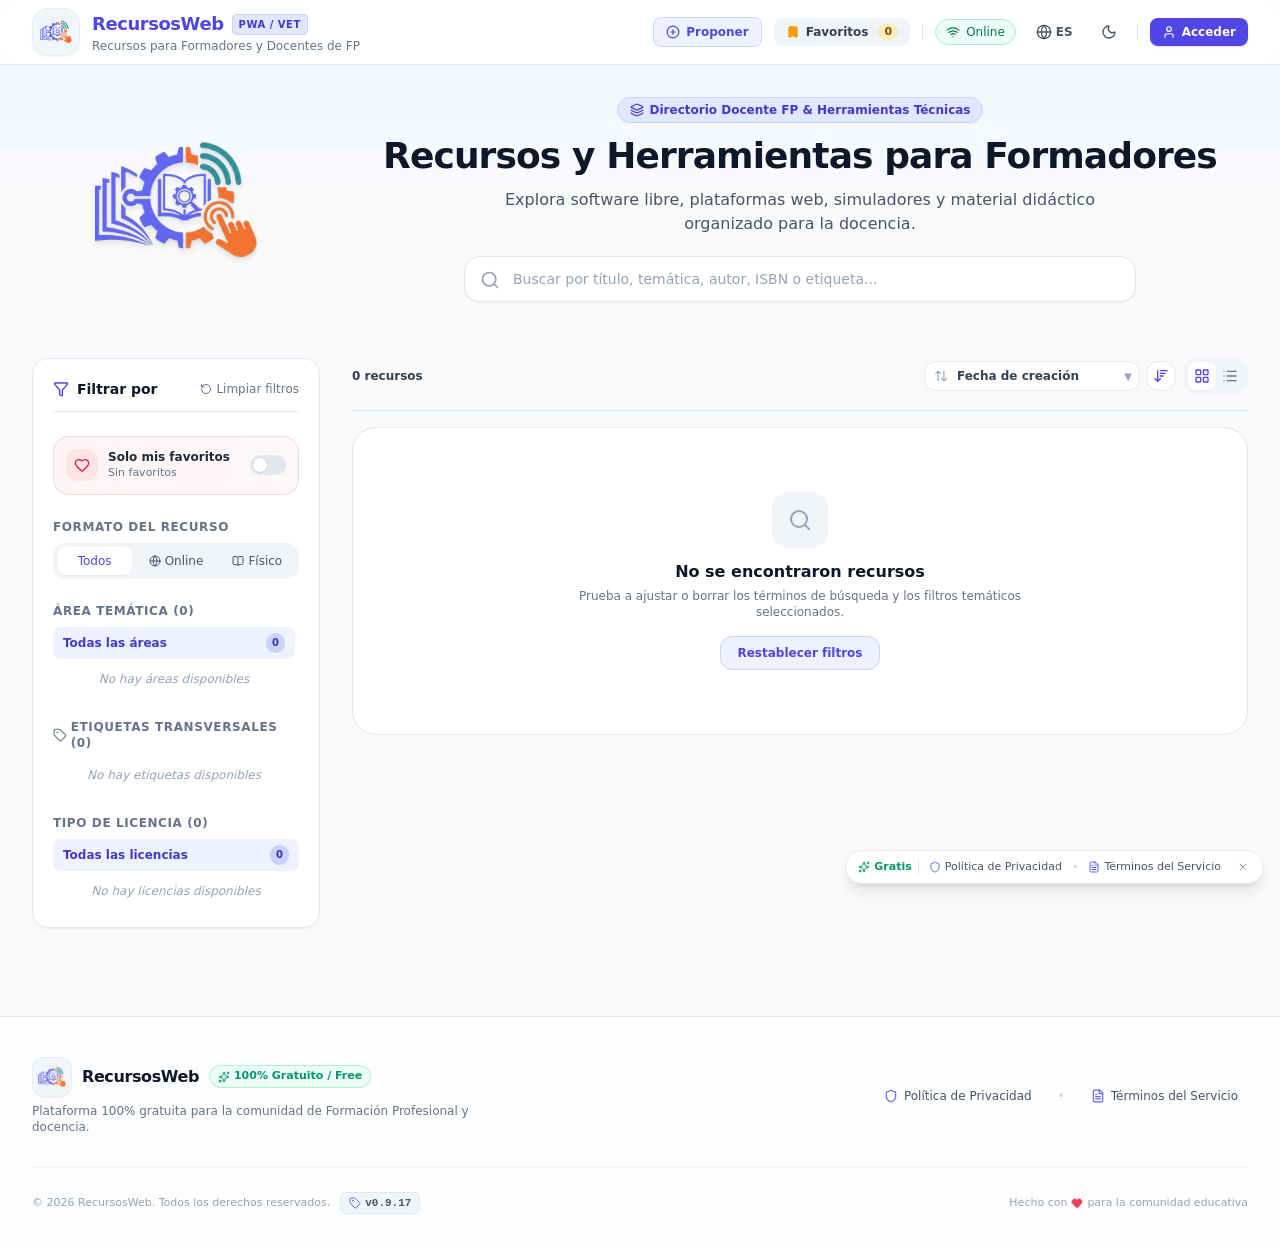
<file: index.html>
<!doctype html>
<html lang="es">
  <head>
    <meta charset="UTF-8" />
    <link rel="icon" type="image/x-icon" href="/favicon.ico" />
    <link rel="icon" type="image/png" sizes="32x32" href="/favicon-32x32.png" />
    <link rel="icon" type="image/png" sizes="16x16" href="/favicon-16x16.png" />
    <link rel="apple-touch-icon" sizes="180x180" href="/apple-touch-icon.png" />
    <meta name="viewport" content="width=device-width, initial-scale=1.0, maximum-scale=1.0, user-scalable=no, viewport-fit=cover" />
    <meta name="theme-color" content="#4f46e5" />
    <meta name="description" content="Recursos para Formadores de FP y Educación de Adultos - Herramientas online y recursos físicos." />
    <meta name="google-site-verification" content="3dYTS9f_mvWlwiVUCarPW6_qIcx9yYQhlFs5IXK01d4" />
    <title>RecursosWeb | Recursos para Formadores</title>
    <script type="module" crossorigin src="/assets/index-DZsrcl0A.js"></script>
    <link rel="stylesheet" crossorigin href="/assets/index-DjFDvnuE.css">
  <link rel="manifest" href="/manifest.webmanifest"><script id="vite-plugin-pwa:register-sw" src="/registerSW.js"></script></head>
  <body class="bg-slate-50 dark:bg-slate-950 text-slate-900 dark:text-slate-100 antialiased min-h-screen selection:bg-brand-500 selection:text-white">
    <div id="root"></div>
  </body>
</html>
</file>
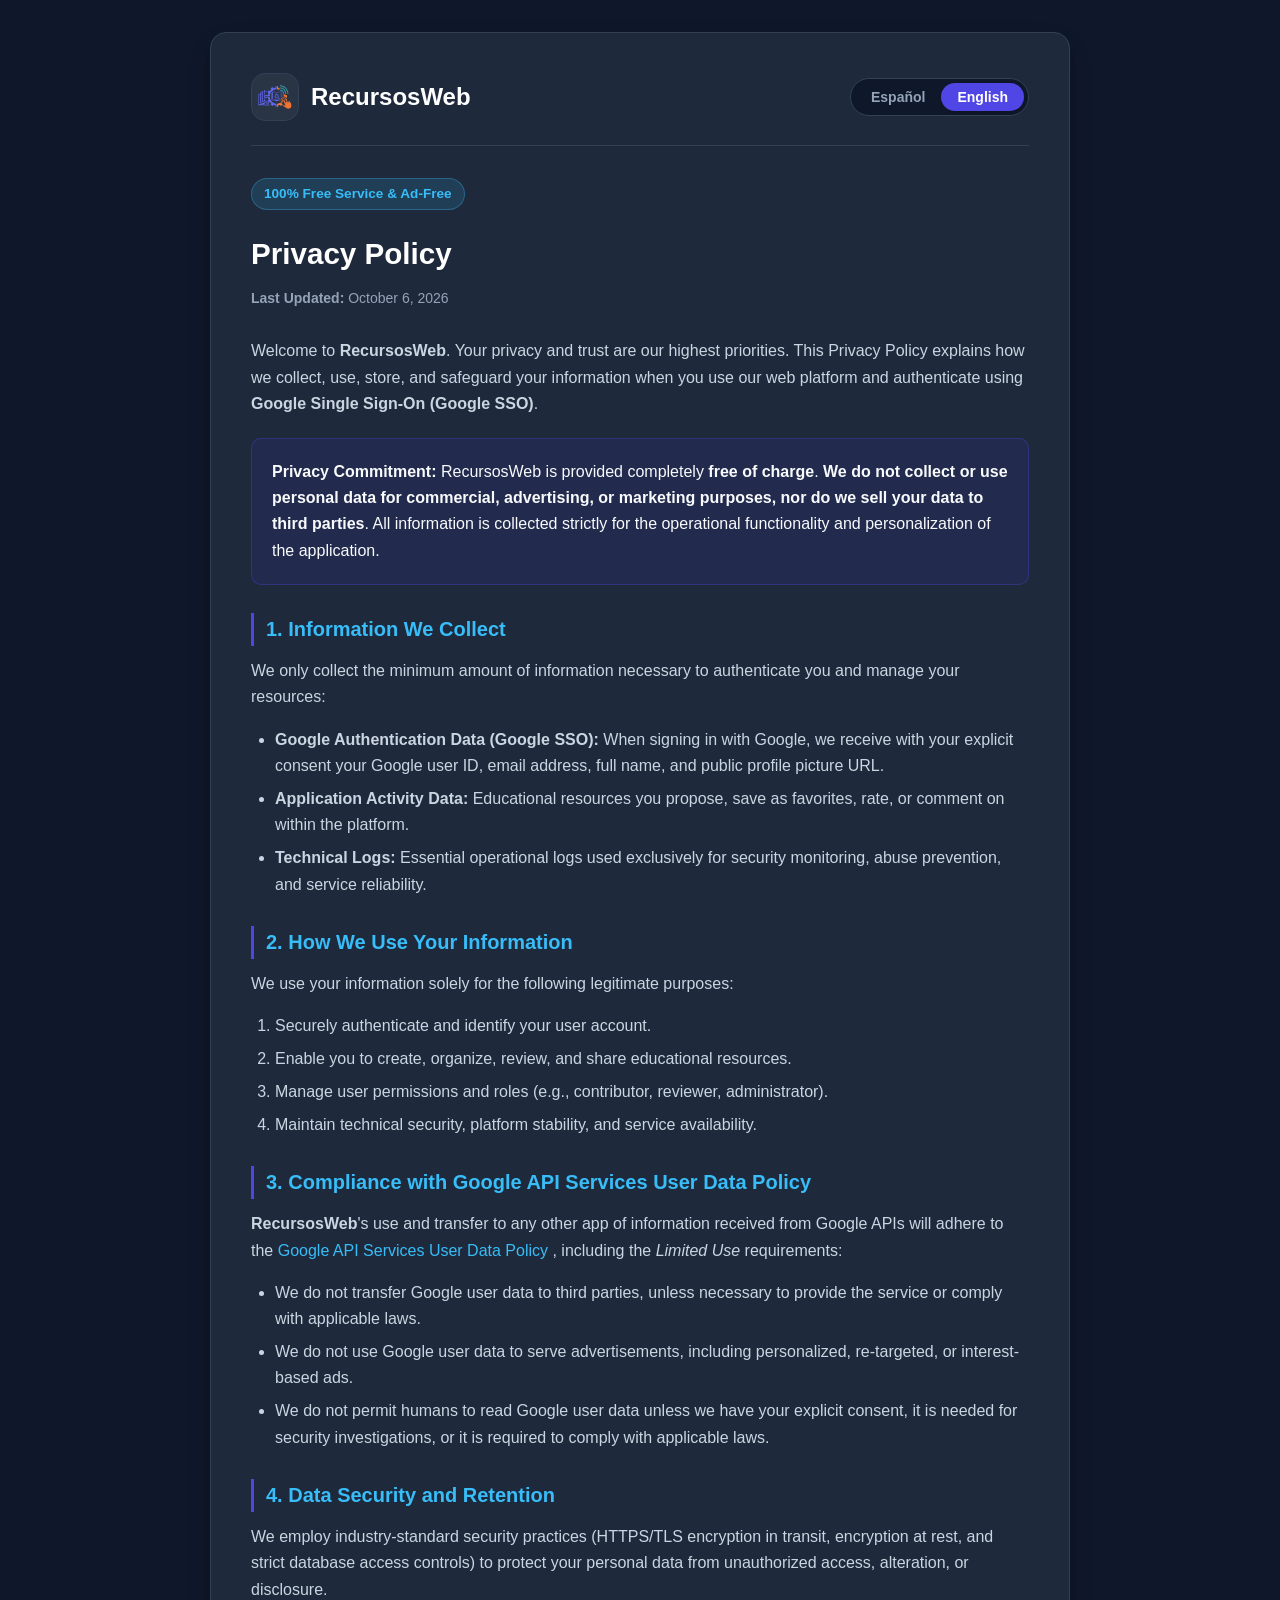
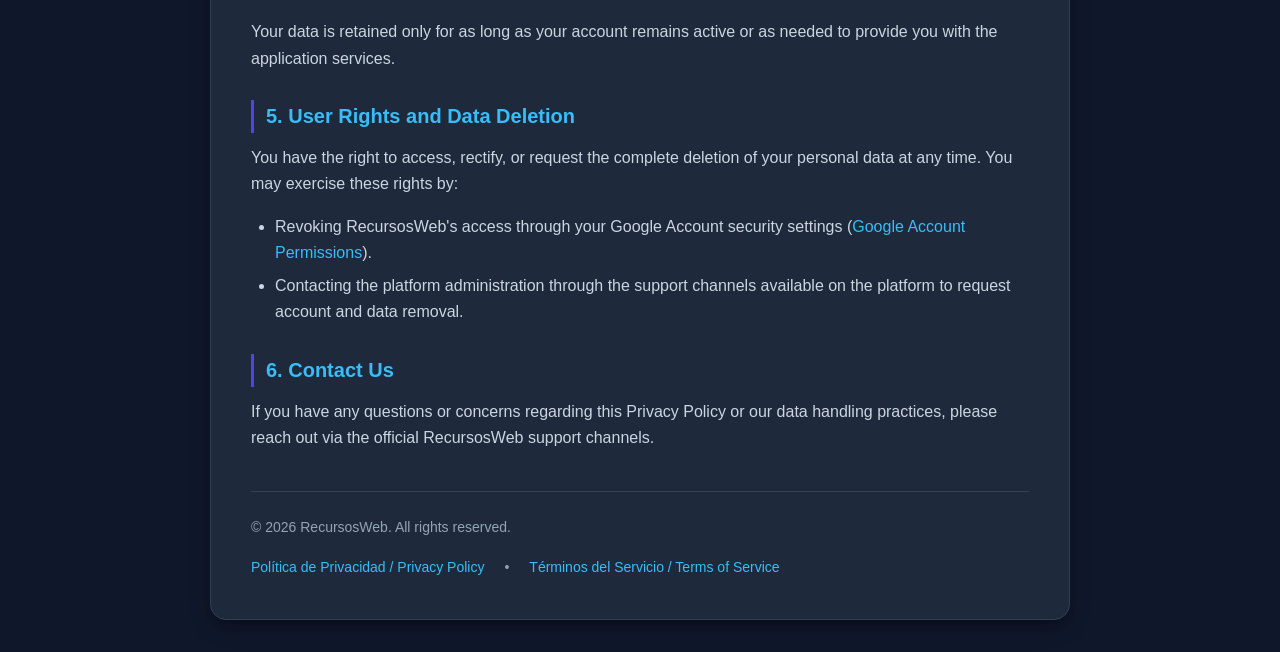
<file: privacy.html>
<!DOCTYPE html>
<html lang="es">
<head>
  <meta charset="UTF-8" />
  <meta name="viewport" content="width=device-width, initial-scale=1.0" />
  <title>Política de Privacidad / Privacy Policy - RecursosWeb</title>
  <meta name="description" content="Política de Privacidad / Privacy Policy de RecursosWeb para autenticación Google Single Sign-On." />
  <link rel="icon" type="image/x-icon" href="/favicon.ico" />
  <link rel="icon" type="image/png" sizes="32x32" href="/favicon-32x32.png" />
  <link rel="icon" type="image/png" sizes="16x16" href="/favicon-16x16.png" />
  <link rel="apple-touch-icon" sizes="180x180" href="/apple-touch-icon.png" />
  <style>
    :root {
      --primary: #4f46e5;
      --primary-hover: #4338ca;
      --bg: #0f172a;
      --card-bg: #1e293b;
      --text: #f8fafc;
      --text-muted: #94a3b8;
      --border: #334155;
      --accent: #38bdf8;
    }

    * {
      box-sizing: border-box;
      margin: 0;
      padding: 0;
    }

    body {
      font-family: -apple-system, BlinkMacSystemFont, "Segoe UI", Roboto, Helvetica, Arial, sans-serif;
      background-color: var(--bg);
      color: var(--text);
      line-height: 1.65;
      padding: 2rem 1rem;
    }

    .container {
      max-width: 860px;
      margin: 0 auto;
      background: var(--card-bg);
      border: 1px solid var(--border);
      border-radius: 16px;
      padding: 2.5rem;
      box-shadow: 0 10px 25px -5px rgba(0, 0, 0, 0.3), 0 8px 10px -6px rgba(0, 0, 0, 0.3);
    }

    header {
      border-bottom: 1px solid var(--border);
      padding-bottom: 1.5rem;
      margin-bottom: 2rem;
      display: flex;
      flex-wrap: wrap;
      justify-content: space-between;
      align-items: center;
      gap: 1rem;
    }

    .brand {
      display: flex;
      align-items: center;
      gap: 0.75rem;
    }

    .brand-logo {
      width: 48px;
      height: 48px;
      background: rgba(255, 255, 255, 0.05);
      border: 1px solid var(--border);
      border-radius: 14px;
      padding: 5px;
      display: flex;
      align-items: center;
      justify-content: center;
    }

    .brand-logo img {
      width: 100%;
      height: 100%;
      object-fit: contain;
    }

    .brand-title {
      font-size: 1.5rem;
      font-weight: 700;
      color: #fff;
    }

    .lang-switcher {
      display: inline-flex;
      background: #0f172a;
      padding: 4px;
      border-radius: 9999px;
      border: 1px solid var(--border);
    }

    .lang-btn {
      background: transparent;
      border: none;
      color: var(--text-muted);
      padding: 6px 16px;
      border-radius: 9999px;
      font-size: 0.875rem;
      font-weight: 600;
      cursor: pointer;
      transition: all 0.2s ease;
    }

    .lang-btn.active {
      background: var(--primary);
      color: #ffffff;
      box-shadow: 0 1px 3px rgba(0,0,0,0.2);
    }

    h1 {
      font-size: 1.85rem;
      margin-bottom: 0.5rem;
      color: #ffffff;
    }

    .meta-date {
      color: var(--text-muted);
      font-size: 0.875rem;
      margin-bottom: 1.75rem;
    }

    h2 {
      font-size: 1.25rem;
      color: var(--accent);
      margin-top: 1.75rem;
      margin-bottom: 0.75rem;
      border-left: 3px solid var(--primary);
      padding-left: 0.75rem;
    }

    p, ul, ol {
      margin-bottom: 1rem;
      color: #cbd5e1;
    }

    ul, ol {
      padding-left: 1.5rem;
    }

    li {
      margin-bottom: 0.4rem;
    }

    .badge-free {
      display: inline-block;
      background: rgba(56, 189, 248, 0.15);
      color: #38bdf8;
      border: 1px solid rgba(56, 189, 248, 0.3);
      padding: 0.25rem 0.75rem;
      border-radius: 9999px;
      font-size: 0.85rem;
      font-weight: 600;
      margin-bottom: 1.25rem;
    }

    .highlight-box {
      background: rgba(79, 70, 229, 0.1);
      border: 1px solid rgba(79, 70, 229, 0.3);
      border-radius: 10px;
      padding: 1.25rem;
      margin: 1.25rem 0;
    }

    a {
      color: var(--accent);
      text-decoration: none;
    }

    a:hover {
      text-decoration: underline;
    }

    footer {
      margin-top: 2.5rem;
      padding-top: 1.5rem;
      border-top: 1px solid var(--border);
      display: flex;
      justify-content: space-between;
      flex-wrap: wrap;
      gap: 1rem;
      font-size: 0.875rem;
      color: var(--text-muted);
    }

    .nav-links {
      display: flex;
      gap: 1.25rem;
    }

    .lang-content {
      display: none;
    }

    .lang-content.active {
      display: block;
      animation: fadeIn 0.25s ease-in-out;
    }

    @keyframes fadeIn {
      from { opacity: 0; transform: translateY(4px); }
      to { opacity: 1; transform: translateY(0); }
    }

    @media (max-width: 640px) {
      .container {
        padding: 1.5rem;
      }
      h1 {
        font-size: 1.5rem;
      }
    }
  </style>
</head>
<body>
  <div class="container">
    <header>
      <div class="brand">
        <div class="brand-logo">
          <img src="/logo.png" alt="RecursosWeb Logo" />
        </div>
        <div class="brand-title">RecursosWeb</div>
      </div>
      <div class="lang-switcher" role="tablist" aria-label="Language selector">
        <button id="btn-es" class="lang-btn active" onclick="switchLang('es')">Español</button>
        <button id="btn-en" class="lang-btn" onclick="switchLang('en')">English</button>
      </div>
    </header>

    <!-- SPANISH CONTENT -->
    <main id="content-es" class="lang-content active" lang="es">
      <div class="badge-free">Servicio 100% Gratuito y Libre de Publicidad</div>
      <h1>Política de Privacidad</h1>
      <p class="meta-date"><strong>Última actualización:</strong> 6 de octubre de 2026</p>

      <p>
        Bienvenido a <strong>RecursosWeb</strong>. Su privacidad y la confianza que deposita en nosotros son fundamentales. 
        Esta Política de Privacidad describe cómo recopilamos, utilizamos, almacenamos y protegemos su información 
        al utilizar nuestra plataforma web y la autenticación mediante <strong>Google Single Sign-On (Google SSO)</strong>.
      </p>

      <div class="highlight-box">
        <strong>Compromiso de Privacidad:</strong> RecursosWeb se ofrece de manera <strong>totalmente gratuita</strong>. 
        <strong>No recopilamos datos personales con fines comerciales, publicitarios o de venta a terceros</strong>. 
        Toda la información obtenida se utiliza exclusivamente para el funcionamiento técnico y la personalización de la aplicación.
      </div>

      <h2>1. Información que Recopilamos</h2>
      <p>Recopilamos únicamente la información mínima indispensable para permitirle iniciar sesión y gestionar sus recursos:</p>
      <ul>
        <li><strong>Datos de autenticación de Google (Google SSO):</strong> Cuando inicia sesión con su cuenta de Google, obtenemos con su consentimiento su identificador de Google, dirección de correo electrónico, nombre completo y fotografía de perfil pública.</li>
        <li><strong>Datos de uso de la aplicación:</strong> Recursos educativos que propone, guarda como favoritos, valora o comenta dentro de la plataforma.</li>
        <li><strong>Datos técnicos básicos:</strong> Registros técnicos esenciales (logs) para garantizar la seguridad, prevenir abusos y asegurar el correcto funcionamiento del servicio.</li>
      </ul>

      <h2>2. Finalidad del Tratamiento de los Datos</h2>
      <p>Utilizamos sus datos exclusivamente para las siguientes finalidades legítimas:</p>
      <ol>
        <li>Identificar y autenticar su cuenta de usuario de forma segura.</li>
        <li>Permitirle crear, organizar, comentar y compartir recursos educativos.</li>
        <li>Gestionar los permisos y roles de usuario (por ejemplo, colaborador, moderador o administrador).</li>
        <li>Mantener la seguridad, integridad y disponibilidad técnica de la plataforma.</li>
      </ol>

      <h2>3. Cumplimiento de la Política de Datos de Usuario de Google</h2>
      <p>
        El uso y la transferencia que <strong>RecursosWeb</strong> hace a cualquier otra aplicación de la información 
        recibida de las APIs de Google se adhieren a la 
        <a href="https://developers.google.com/terms/api-services-user-data-policy" target="_blank" rel="noopener noreferrer">
          Política de Datos de Usuario de los Servicios API de Google
        </a>, incluidos los requisitos de <em>Uso Limitado (Limited Use)</em>:
      </p>
      <ul>
        <li>No transferimos datos de usuario de Google a terceros, salvo que sea necesario para prestar el servicio o cumplir con la ley aplicable.</li>
        <li>No utilizamos datos de usuario de Google para servir publicidad personalizada, remarketing o creación de perfiles comerciales.</li>
        <li>No permitimos que personas lean los datos de usuario a menos que tengamos su consentimiento expreso, sea necesario por razones de seguridad, o para cumplir con obligaciones legales.</li>
      </ul>

      <h2>4. Conservación y Seguridad de los Datos</h2>
      <p>
        Implementamos medidas técnicas y organizativas estándar en la industria (cifrado en tránsito mediante HTTPS/TLS, cifrado en reposo y controles estrictos de acceso a bases de datos) para proteger su información contra accesos no autorizados, alteración o pérdida.
      </p>
      <p>
        Sus datos se conservan únicamente mientras mantenga activa su cuenta en RecursosWeb o según sea necesario para la prestación del servicio.
      </p>

      <h2>5. Derechos del Usuario y Eliminación de Datos</h2>
      <p>
        Usted tiene derecho en cualquier momento a acceder, rectificar, limitar o solicitar la eliminación total de sus datos personales. Para ejercer estos derechos o solicitar la supresión completa de su cuenta y sus datos asociados, puede:
      </p>
      <ul>
        <li>Gestionar o revocar el acceso a RecursosWeb desde la configuración de seguridad de su cuenta de Google (<a href="https://myaccount.google.com/permissions" target="_blank" rel="noopener noreferrer">Permisos de Cuenta de Google</a>).</li>
        <li>Contactar directamente con el administrador de la aplicación a través del canal de soporte facilitado en la plataforma.</li>
      </ul>

      <h2>6. Contacto</h2>
      <p>
        Si tiene alguna duda o consulta sobre esta Política de Privacidad o el tratamiento de sus datos, puede ponerse en contacto a través de los canales oficiales de soporte de RecursosWeb.
      </p>
    </main>

    <!-- ENGLISH CONTENT -->
    <main id="content-en" class="lang-content" lang="en">
      <div class="badge-free">100% Free Service & Ad-Free</div>
      <h1>Privacy Policy</h1>
      <p class="meta-date"><strong>Last Updated:</strong> October 6, 2026</p>

      <p>
        Welcome to <strong>RecursosWeb</strong>. Your privacy and trust are our highest priorities. 
        This Privacy Policy explains how we collect, use, store, and safeguard your information when you use 
        our web platform and authenticate using <strong>Google Single Sign-On (Google SSO)</strong>.
      </p>

      <div class="highlight-box">
        <strong>Privacy Commitment:</strong> RecursosWeb is provided completely <strong>free of charge</strong>. 
        <strong>We do not collect or use personal data for commercial, advertising, or marketing purposes, nor do we sell your data to third parties</strong>. 
        All information is collected strictly for the operational functionality and personalization of the application.
      </div>

      <h2>1. Information We Collect</h2>
      <p>We only collect the minimum amount of information necessary to authenticate you and manage your resources:</p>
      <ul>
        <li><strong>Google Authentication Data (Google SSO):</strong> When signing in with Google, we receive with your explicit consent your Google user ID, email address, full name, and public profile picture URL.</li>
        <li><strong>Application Activity Data:</strong> Educational resources you propose, save as favorites, rate, or comment on within the platform.</li>
        <li><strong>Technical Logs:</strong> Essential operational logs used exclusively for security monitoring, abuse prevention, and service reliability.</li>
      </ul>

      <h2>2. How We Use Your Information</h2>
      <p>We use your information solely for the following legitimate purposes:</p>
      <ol>
        <li>Securely authenticate and identify your user account.</li>
        <li>Enable you to create, organize, review, and share educational resources.</li>
        <li>Manage user permissions and roles (e.g., contributor, reviewer, administrator).</li>
        <li>Maintain technical security, platform stability, and service availability.</li>
      </ol>

      <h2>3. Compliance with Google API Services User Data Policy</h2>
      <p>
        <strong>RecursosWeb</strong>'s use and transfer to any other app of information received from Google APIs will adhere to the 
        <a href="https://developers.google.com/terms/api-services-user-data-policy" target="_blank" rel="noopener noreferrer">
          Google API Services User Data Policy
        </a>, including the <em>Limited Use</em> requirements:
      </p>
      <ul>
        <li>We do not transfer Google user data to third parties, unless necessary to provide the service or comply with applicable laws.</li>
        <li>We do not use Google user data to serve advertisements, including personalized, re-targeted, or interest-based ads.</li>
        <li>We do not permit humans to read Google user data unless we have your explicit consent, it is needed for security investigations, or it is required to comply with applicable laws.</li>
      </ul>

      <h2>4. Data Security and Retention</h2>
      <p>
        We employ industry-standard security practices (HTTPS/TLS encryption in transit, encryption at rest, and strict database access controls) to protect your personal data from unauthorized access, alteration, or disclosure.
      </p>
      <p>
        Your data is retained only for as long as your account remains active or as needed to provide you with the application services.
      </p>

      <h2>5. User Rights and Data Deletion</h2>
      <p>
        You have the right to access, rectify, or request the complete deletion of your personal data at any time. You may exercise these rights by:
      </p>
      <ul>
        <li>Revoking RecursosWeb's access through your Google Account security settings (<a href="https://myaccount.google.com/permissions" target="_blank" rel="noopener noreferrer">Google Account Permissions</a>).</li>
        <li>Contacting the platform administration through the support channels available on the platform to request account and data removal.</li>
      </ul>

      <h2>6. Contact Us</h2>
      <p>
        If you have any questions or concerns regarding this Privacy Policy or our data handling practices, please reach out via the official RecursosWeb support channels.
      </p>
    </main>

    <footer>
      <div>&copy; 2026 RecursosWeb. All rights reserved.</div>
      <div class="nav-links">
        <a href="privacy.html">Política de Privacidad / Privacy Policy</a>
        <span>&bull;</span>
        <a href="terms.html">Términos del Servicio / Terms of Service</a>
      </div>
    </footer>
  </div>

  <script>
    function switchLang(lang) {
      document.querySelectorAll('.lang-content').forEach(el => el.classList.remove('active'));
      document.querySelectorAll('.lang-btn').forEach(el => el.classList.remove('active'));

      const targetContent = document.getElementById('content-' + lang);
      const targetBtn = document.getElementById('btn-' + lang);

      if (targetContent && targetBtn) {
        targetContent.classList.add('active');
        targetBtn.classList.add('active');
        document.documentElement.lang = lang;
        try {
          localStorage.setItem('recursosweb_doc_lang', lang);
        } catch(e) {}
      }
    }

    // Auto detect initial language
    (function() {
      try {
        const saved = localStorage.getItem('recursosweb_doc_lang');
        if (saved === 'en' || saved === 'es') {
          switchLang(saved);
          return;
        }
      } catch(e) {}
      
      const browserLang = navigator.language || navigator.userLanguage || '';
      if (browserLang.toLowerCase().startsWith('en')) {
        switchLang('en');
      } else {
        switchLang('es');
      }
    })();
  </script>
</body>
</html>
</file>
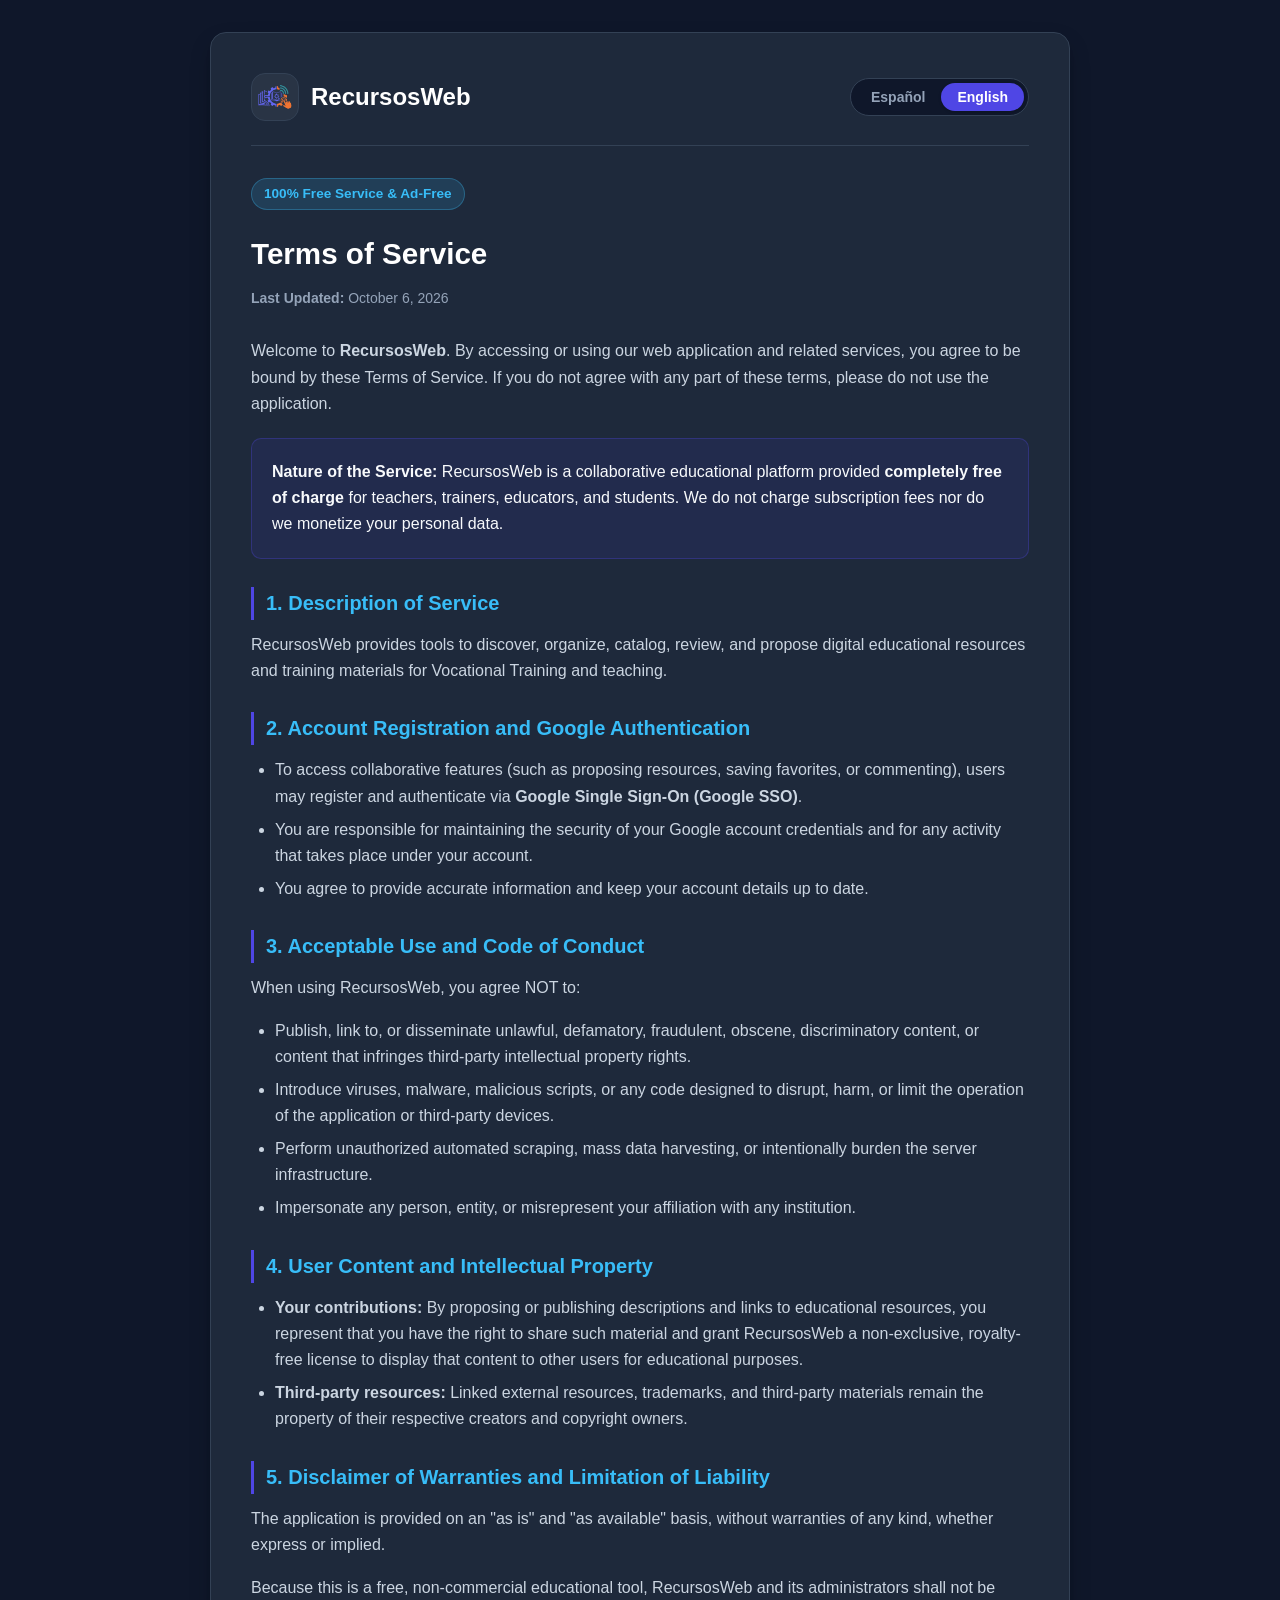
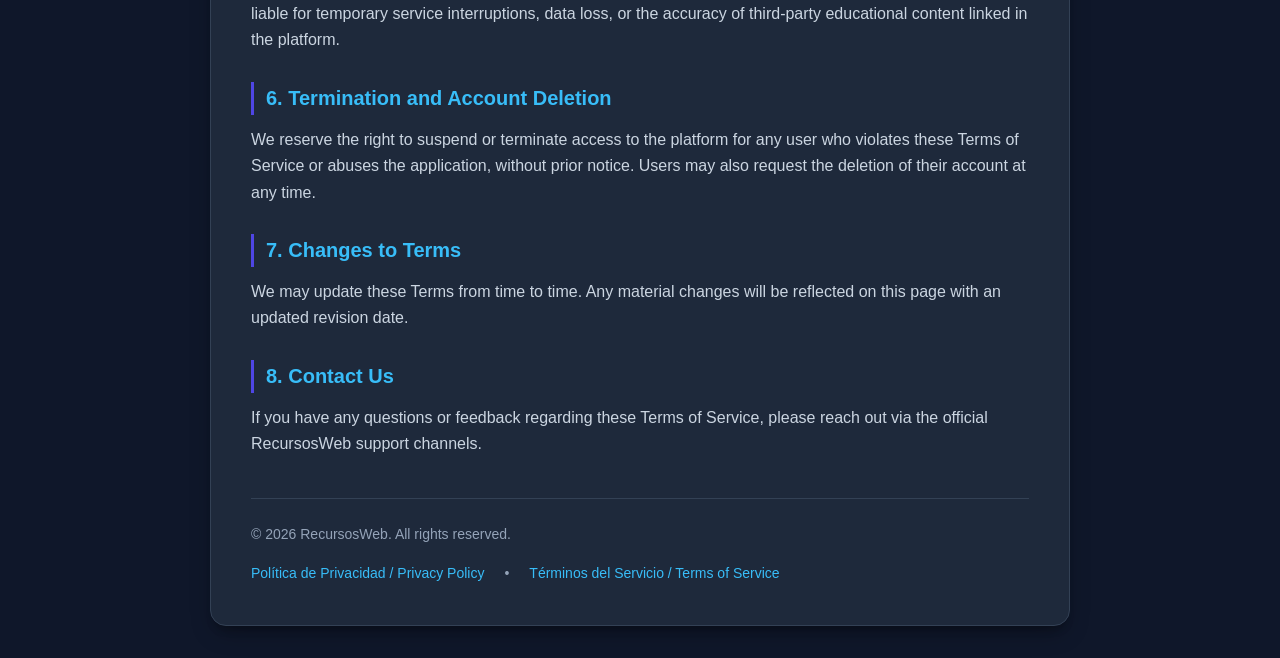
<file: terms.html>
<!DOCTYPE html>
<html lang="es">
<head>
  <meta charset="UTF-8" />
  <meta name="viewport" content="width=device-width, initial-scale=1.0" />
  <title>Términos del Servicio / Terms of Service - RecursosWeb</title>
  <meta name="description" content="Términos del Servicio / Terms of Service de RecursosWeb para autenticación Google Single Sign-On." />
  <link rel="icon" type="image/x-icon" href="/favicon.ico" />
  <link rel="icon" type="image/png" sizes="32x32" href="/favicon-32x32.png" />
  <link rel="icon" type="image/png" sizes="16x16" href="/favicon-16x16.png" />
  <link rel="apple-touch-icon" sizes="180x180" href="/apple-touch-icon.png" />
  <style>
    :root {
      --primary: #4f46e5;
      --primary-hover: #4338ca;
      --bg: #0f172a;
      --card-bg: #1e293b;
      --text: #f8fafc;
      --text-muted: #94a3b8;
      --border: #334155;
      --accent: #38bdf8;
    }

    * {
      box-sizing: border-box;
      margin: 0;
      padding: 0;
    }

    body {
      font-family: -apple-system, BlinkMacSystemFont, "Segoe UI", Roboto, Helvetica, Arial, sans-serif;
      background-color: var(--bg);
      color: var(--text);
      line-height: 1.65;
      padding: 2rem 1rem;
    }

    .container {
      max-width: 860px;
      margin: 0 auto;
      background: var(--card-bg);
      border: 1px solid var(--border);
      border-radius: 16px;
      padding: 2.5rem;
      box-shadow: 0 10px 25px -5px rgba(0, 0, 0, 0.3), 0 8px 10px -6px rgba(0, 0, 0, 0.3);
    }

    header {
      border-bottom: 1px solid var(--border);
      padding-bottom: 1.5rem;
      margin-bottom: 2rem;
      display: flex;
      flex-wrap: wrap;
      justify-content: space-between;
      align-items: center;
      gap: 1rem;
    }

    .brand {
      display: flex;
      align-items: center;
      gap: 0.75rem;
    }

    .brand-logo {
      width: 48px;
      height: 48px;
      background: rgba(255, 255, 255, 0.05);
      border: 1px solid var(--border);
      border-radius: 14px;
      padding: 5px;
      display: flex;
      align-items: center;
      justify-content: center;
    }

    .brand-logo img {
      width: 100%;
      height: 100%;
      object-fit: contain;
    }

    .brand-title {
      font-size: 1.5rem;
      font-weight: 700;
      color: #fff;
    }

    .lang-switcher {
      display: inline-flex;
      background: #0f172a;
      padding: 4px;
      border-radius: 9999px;
      border: 1px solid var(--border);
    }

    .lang-btn {
      background: transparent;
      border: none;
      color: var(--text-muted);
      padding: 6px 16px;
      border-radius: 9999px;
      font-size: 0.875rem;
      font-weight: 600;
      cursor: pointer;
      transition: all 0.2s ease;
    }

    .lang-btn.active {
      background: var(--primary);
      color: #ffffff;
      box-shadow: 0 1px 3px rgba(0,0,0,0.2);
    }

    h1 {
      font-size: 1.85rem;
      margin-bottom: 0.5rem;
      color: #ffffff;
    }

    .meta-date {
      color: var(--text-muted);
      font-size: 0.875rem;
      margin-bottom: 1.75rem;
    }

    h2 {
      font-size: 1.25rem;
      color: var(--accent);
      margin-top: 1.75rem;
      margin-bottom: 0.75rem;
      border-left: 3px solid var(--primary);
      padding-left: 0.75rem;
    }

    p, ul, ol {
      margin-bottom: 1rem;
      color: #cbd5e1;
    }

    ul, ol {
      padding-left: 1.5rem;
    }

    li {
      margin-bottom: 0.4rem;
    }

    .badge-free {
      display: inline-block;
      background: rgba(56, 189, 248, 0.15);
      color: #38bdf8;
      border: 1px solid rgba(56, 189, 248, 0.3);
      padding: 0.25rem 0.75rem;
      border-radius: 9999px;
      font-size: 0.85rem;
      font-weight: 600;
      margin-bottom: 1.25rem;
    }

    .highlight-box {
      background: rgba(79, 70, 229, 0.1);
      border: 1px solid rgba(79, 70, 229, 0.3);
      border-radius: 10px;
      padding: 1.25rem;
      margin: 1.25rem 0;
    }

    a {
      color: var(--accent);
      text-decoration: none;
    }

    a:hover {
      text-decoration: underline;
    }

    footer {
      margin-top: 2.5rem;
      padding-top: 1.5rem;
      border-top: 1px solid var(--border);
      display: flex;
      justify-content: space-between;
      flex-wrap: wrap;
      gap: 1rem;
      font-size: 0.875rem;
      color: var(--text-muted);
    }

    .nav-links {
      display: flex;
      gap: 1.25rem;
    }

    .lang-content {
      display: none;
    }

    .lang-content.active {
      display: block;
      animation: fadeIn 0.25s ease-in-out;
    }

    @keyframes fadeIn {
      from { opacity: 0; transform: translateY(4px); }
      to { opacity: 1; transform: translateY(0); }
    }

    @media (max-width: 640px) {
      .container {
        padding: 1.5rem;
      }
      h1 {
        font-size: 1.5rem;
      }
    }
  </style>
</head>
<body>
  <div class="container">
    <header>
      <div class="brand">
        <div class="brand-logo">
          <img src="/logo.png" alt="RecursosWeb Logo" />
        </div>
        <div class="brand-title">RecursosWeb</div>
      </div>
      <div class="lang-switcher" role="tablist" aria-label="Language selector">
        <button id="btn-es" class="lang-btn active" onclick="switchLang('es')">Español</button>
        <button id="btn-en" class="lang-btn" onclick="switchLang('en')">English</button>
      </div>
    </header>

    <!-- SPANISH CONTENT -->
    <main id="content-es" class="lang-content active" lang="es">
      <div class="badge-free">Servicio 100% Gratuito y Libre de Publicidad</div>
      <h1>Términos del Servicio</h1>
      <p class="meta-date"><strong>Última actualización:</strong> 6 de octubre de 2026</p>

      <p>
        Bienvenido a <strong>RecursosWeb</strong>. Al acceder o utilizar nuestra plataforma web y sus servicios relacionados, usted acepta quedar vinculado por estos Términos del Servicio. Si no está de acuerdo con alguna parte de los términos, le rogamos que no utilice la aplicación.
      </p>

      <div class="highlight-box">
        <strong>Naturaleza del Servicio:</strong> RecursosWeb es una plataforma colaborativa y educativa ofrecida de forma <strong>completamente gratuita</strong> para docentes, formadores y la comunidad educativa. No cobramos tarifas de suscripción ni monetizamos sus datos personales.
      </div>

      <h2>1. Descripción del Servicio</h2>
      <p>
        RecursosWeb proporciona herramientas para descubrir, organizar, catalogar, valorar y proponer recursos educativos digitales y materiales formativos para la Formación Profesional y la docencia.
      </p>

      <h2>2. Registro de Cuentas y Autenticación con Google</h2>
      <ul>
        <li>Para acceder a funciones avanzadas (como proponer recursos, guardar favoritos o comentar), los usuarios pueden registrarse e iniciar sesión a través de <strong>Google Single Sign-On (Google SSO)</strong>.</li>
        <li>Usted es responsable de salvaguardar el acceso a su cuenta de Google y de todas las actividades que ocurran bajo su sesión.</li>
        <li>Debe proporcionar información veraz y mantener actualizados los datos vinculados a su cuenta.</li>
      </ul>

      <h2>3. Uso Aceptable y Normas de Conducta</h2>
      <p>Al utilizar RecursosWeb, usted se compromete a no:</p>
      <ul>
        <li>Publicar, enlazar o difundir contenido ilegal, difamatorio, fraudulento, obsceno, discriminatorio o que infrinja derechos de propiedad intelectual de terceros.</li>
        <li>Introducir virus, malware, scripts maliciosos o cualquier código diseñado para interrumpir, dañar o limitar el funcionamiento de la plataforma o de terceros.</li>
        <li>Realizar actividades de extracción automatizada no autorizada (scraping masivo) o sobrecargar intencionadamente los servidores.</li>
        <li>Hacerse pasar por otra persona, entidad o falsear su afiliación con cualquier institución.</li>
      </ul>

      <h2>4. Contenido Compartido y Propiedad Intelectual</h2>
      <ul>
        <li><strong>Sus aportaciones:</strong> Al proponer o publicar descripciones y enlaces a recursos educativos, usted declara tener derecho a compartir dicha información y concede a RecursosWeb una licencia no exclusiva y gratuita para mostrar dicho contenido a otros usuarios de la plataforma con fines formativos.</li>
        <li><strong>Recursos de terceros:</strong> Los recursos enlazados, plataformas externas, marcas o materiales citados pertenecen a sus respectivos creadores y titulares de derechos de autor.</li>
      </ul>

      <h2>5. Exclusión de Garantías y Limitación de Responsabilidad</h2>
      <p>
        La aplicación se proporciona "tal cual" (<em>as is</em>) y "según disponibilidad" (<em>as available</em>), sin garantías de ningún tipo, expresas o implícitas.
      </p>
      <p>
        Al tratarse de una herramienta gratuita sin fines comerciales, RecursosWeb y sus administradores no serán responsables por interrupciones puntuales del servicio, pérdida de datos o contenidos, o por la exactitud de los recursos compartidos por terceros en la plataforma.
      </p>

      <h2>6. Suspensión y Cancelación de Cuenta</h2>
      <p>
        Nos reservamos el derecho de suspender o cancelar el acceso a la plataforma a cualquier usuario que infrinja estos Términos del Servicio o utilice la plataforma de manera indebida, sin previo aviso. Los usuarios pueden solicitar la baja de su cuenta en cualquier momento.
      </p>

      <h2>7. Modificaciones de los Términos</h2>
      <p>
        Podemos actualizar estos Términos periódicamente. Cualquier cambio sustancial será debidamente reflejado en esta página con la fecha de actualización correspondiente.
      </p>

      <h2>8. Contacto</h2>
      <p>
        Para cualquier duda, sugerencia o reclamación relativa a estos Términos del Servicio, puede ponerse en contacto con el equipo de RecursosWeb a través de los canales de soporte indicados en la plataforma.
      </p>
    </main>

    <!-- ENGLISH CONTENT -->
    <main id="content-en" class="lang-content" lang="en">
      <div class="badge-free">100% Free Service & Ad-Free</div>
      <h1>Terms of Service</h1>
      <p class="meta-date"><strong>Last Updated:</strong> October 6, 2026</p>

      <p>
        Welcome to <strong>RecursosWeb</strong>. By accessing or using our web application and related services, you agree to be bound by these Terms of Service. If you do not agree with any part of these terms, please do not use the application.
      </p>

      <div class="highlight-box">
        <strong>Nature of the Service:</strong> RecursosWeb is a collaborative educational platform provided <strong>completely free of charge</strong> for teachers, trainers, educators, and students. We do not charge subscription fees nor do we monetize your personal data.
      </div>

      <h2>1. Description of Service</h2>
      <p>
        RecursosWeb provides tools to discover, organize, catalog, review, and propose digital educational resources and training materials for Vocational Training and teaching.
      </p>

      <h2>2. Account Registration and Google Authentication</h2>
      <ul>
        <li>To access collaborative features (such as proposing resources, saving favorites, or commenting), users may register and authenticate via <strong>Google Single Sign-On (Google SSO)</strong>.</li>
        <li>You are responsible for maintaining the security of your Google account credentials and for any activity that takes place under your account.</li>
        <li>You agree to provide accurate information and keep your account details up to date.</li>
      </ul>

      <h2>3. Acceptable Use and Code of Conduct</h2>
      <p>When using RecursosWeb, you agree NOT to:</p>
      <ul>
        <li>Publish, link to, or disseminate unlawful, defamatory, fraudulent, obscene, discriminatory content, or content that infringes third-party intellectual property rights.</li>
        <li>Introduce viruses, malware, malicious scripts, or any code designed to disrupt, harm, or limit the operation of the application or third-party devices.</li>
        <li>Perform unauthorized automated scraping, mass data harvesting, or intentionally burden the server infrastructure.</li>
        <li>Impersonate any person, entity, or misrepresent your affiliation with any institution.</li>
      </ul>

      <h2>4. User Content and Intellectual Property</h2>
      <ul>
        <li><strong>Your contributions:</strong> By proposing or publishing descriptions and links to educational resources, you represent that you have the right to share such material and grant RecursosWeb a non-exclusive, royalty-free license to display that content to other users for educational purposes.</li>
        <li><strong>Third-party resources:</strong> Linked external resources, trademarks, and third-party materials remain the property of their respective creators and copyright owners.</li>
      </ul>

      <h2>5. Disclaimer of Warranties and Limitation of Liability</h2>
      <p>
        The application is provided on an "as is" and "as available" basis, without warranties of any kind, whether express or implied.
      </p>
      <p>
        Because this is a free, non-commercial educational tool, RecursosWeb and its administrators shall not be liable for temporary service interruptions, data loss, or the accuracy of third-party educational content linked in the platform.
      </p>

      <h2>6. Termination and Account Deletion</h2>
      <p>
        We reserve the right to suspend or terminate access to the platform for any user who violates these Terms of Service or abuses the application, without prior notice. Users may also request the deletion of their account at any time.
      </p>

      <h2>7. Changes to Terms</h2>
      <p>
        We may update these Terms from time to time. Any material changes will be reflected on this page with an updated revision date.
      </p>

      <h2>8. Contact Us</h2>
      <p>
        If you have any questions or feedback regarding these Terms of Service, please reach out via the official RecursosWeb support channels.
      </p>
    </main>

    <footer>
      <div>&copy; 2026 RecursosWeb. All rights reserved.</div>
      <div class="nav-links">
        <a href="privacy.html">Política de Privacidad / Privacy Policy</a>
        <span>&bull;</span>
        <a href="terms.html">Términos del Servicio / Terms of Service</a>
      </div>
    </footer>
  </div>

  <script>
    function switchLang(lang) {
      document.querySelectorAll('.lang-content').forEach(el => el.classList.remove('active'));
      document.querySelectorAll('.lang-btn').forEach(el => el.classList.remove('active'));

      const targetContent = document.getElementById('content-' + lang);
      const targetBtn = document.getElementById('btn-' + lang);

      if (targetContent && targetBtn) {
        targetContent.classList.add('active');
        targetBtn.classList.add('active');
        document.documentElement.lang = lang;
        try {
          localStorage.setItem('recursosweb_doc_lang', lang);
        } catch(e) {}
      }
    }

    // Auto detect initial language
    (function() {
      try {
        const saved = localStorage.getItem('recursosweb_doc_lang');
        if (saved === 'en' || saved === 'es') {
          switchLang(saved);
          return;
        }
      } catch(e) {}
      
      const browserLang = navigator.language || navigator.userLanguage || '';
      if (browserLang.toLowerCase().startsWith('en')) {
        switchLang('en');
      } else {
        switchLang('es');
      }
    })();
  </script>
</body>
</html>
</file>
<file: assets/index-DjFDvnuE.css>
*,:before,:after{--tw-border-spacing-x: 0;--tw-border-spacing-y: 0;--tw-translate-x: 0;--tw-translate-y: 0;--tw-rotate: 0;--tw-skew-x: 0;--tw-skew-y: 0;--tw-scale-x: 1;--tw-scale-y: 1;--tw-pan-x: ;--tw-pan-y: ;--tw-pinch-zoom: ;--tw-scroll-snap-strictness: proximity;--tw-gradient-from-position: ;--tw-gradient-via-position: ;--tw-gradient-to-position: ;--tw-ordinal: ;--tw-slashed-zero: ;--tw-numeric-figure: ;--tw-numeric-spacing: ;--tw-numeric-fraction: ;--tw-ring-inset: ;--tw-ring-offset-width: 0px;--tw-ring-offset-color: #fff;--tw-ring-color: rgb(59 130 246 / .5);--tw-ring-offset-shadow: 0 0 #0000;--tw-ring-shadow: 0 0 #0000;--tw-shadow: 0 0 #0000;--tw-shadow-colored: 0 0 #0000;--tw-blur: ;--tw-brightness: ;--tw-contrast: ;--tw-grayscale: ;--tw-hue-rotate: ;--tw-invert: ;--tw-saturate: ;--tw-sepia: ;--tw-drop-shadow: ;--tw-backdrop-blur: ;--tw-backdrop-brightness: ;--tw-backdrop-contrast: ;--tw-backdrop-grayscale: ;--tw-backdrop-hue-rotate: ;--tw-backdrop-invert: ;--tw-backdrop-opacity: ;--tw-backdrop-saturate: ;--tw-backdrop-sepia: ;--tw-contain-size: ;--tw-contain-layout: ;--tw-contain-paint: ;--tw-contain-style: }::backdrop{--tw-border-spacing-x: 0;--tw-border-spacing-y: 0;--tw-translate-x: 0;--tw-translate-y: 0;--tw-rotate: 0;--tw-skew-x: 0;--tw-skew-y: 0;--tw-scale-x: 1;--tw-scale-y: 1;--tw-pan-x: ;--tw-pan-y: ;--tw-pinch-zoom: ;--tw-scroll-snap-strictness: proximity;--tw-gradient-from-position: ;--tw-gradient-via-position: ;--tw-gradient-to-position: ;--tw-ordinal: ;--tw-slashed-zero: ;--tw-numeric-figure: ;--tw-numeric-spacing: ;--tw-numeric-fraction: ;--tw-ring-inset: ;--tw-ring-offset-width: 0px;--tw-ring-offset-color: #fff;--tw-ring-color: rgb(59 130 246 / .5);--tw-ring-offset-shadow: 0 0 #0000;--tw-ring-shadow: 0 0 #0000;--tw-shadow: 0 0 #0000;--tw-shadow-colored: 0 0 #0000;--tw-blur: ;--tw-brightness: ;--tw-contrast: ;--tw-grayscale: ;--tw-hue-rotate: ;--tw-invert: ;--tw-saturate: ;--tw-sepia: ;--tw-drop-shadow: ;--tw-backdrop-blur: ;--tw-backdrop-brightness: ;--tw-backdrop-contrast: ;--tw-backdrop-grayscale: ;--tw-backdrop-hue-rotate: ;--tw-backdrop-invert: ;--tw-backdrop-opacity: ;--tw-backdrop-saturate: ;--tw-backdrop-sepia: ;--tw-contain-size: ;--tw-contain-layout: ;--tw-contain-paint: ;--tw-contain-style: }*,:before,:after{box-sizing:border-box;border-width:0;border-style:solid;border-color:#e5e7eb}:before,:after{--tw-content: ""}html,:host{line-height:1.5;-webkit-text-size-adjust:100%;-moz-tab-size:4;-o-tab-size:4;tab-size:4;font-family:ui-sans-serif,system-ui,sans-serif,"Apple Color Emoji","Segoe UI Emoji",Segoe UI Symbol,"Noto Color Emoji";font-feature-settings:normal;font-variation-settings:normal;-webkit-tap-highlight-color:transparent}body{margin:0;line-height:inherit}hr{height:0;color:inherit;border-top-width:1px}abbr:where([title]){-webkit-text-decoration:underline dotted;text-decoration:underline dotted}h1,h2,h3,h4,h5,h6{font-size:inherit;font-weight:inherit}a{color:inherit;text-decoration:inherit}b,strong{font-weight:bolder}code,kbd,samp,pre{font-family:ui-monospace,SFMono-Regular,Menlo,Monaco,Consolas,Liberation Mono,Courier New,monospace;font-feature-settings:normal;font-variation-settings:normal;font-size:1em}small{font-size:80%}sub,sup{font-size:75%;line-height:0;position:relative;vertical-align:baseline}sub{bottom:-.25em}sup{top:-.5em}table{text-indent:0;border-color:inherit;border-collapse:collapse}button,input,optgroup,select,textarea{font-family:inherit;font-feature-settings:inherit;font-variation-settings:inherit;font-size:100%;font-weight:inherit;line-height:inherit;letter-spacing:inherit;color:inherit;margin:0;padding:0}button,select{text-transform:none}button,input:where([type=button]),input:where([type=reset]),input:where([type=submit]){-webkit-appearance:button;background-color:transparent;background-image:none}:-moz-focusring{outline:auto}:-moz-ui-invalid{box-shadow:none}progress{vertical-align:baseline}::-webkit-inner-spin-button,::-webkit-outer-spin-button{height:auto}[type=search]{-webkit-appearance:textfield;outline-offset:-2px}::-webkit-search-decoration{-webkit-appearance:none}::-webkit-file-upload-button{-webkit-appearance:button;font:inherit}summary{display:list-item}blockquote,dl,dd,h1,h2,h3,h4,h5,h6,hr,figure,p,pre{margin:0}fieldset{margin:0;padding:0}legend{padding:0}ol,ul,menu{list-style:none;margin:0;padding:0}dialog{padding:0}textarea{resize:vertical}input::-moz-placeholder,textarea::-moz-placeholder{opacity:1;color:#9ca3af}input::placeholder,textarea::placeholder{opacity:1;color:#9ca3af}button,[role=button]{cursor:pointer}:disabled{cursor:default}img,svg,video,canvas,audio,iframe,embed,object{display:block;vertical-align:middle}img,video{max-width:100%;height:auto}[hidden]:where(:not([hidden=until-found])){display:none}:root{--background: 210 40% 98%;--foreground: 222 47% 11%}.dark{--background: 222 47% 6%;--foreground: 210 40% 98%}body{min-height:100vh;--tw-bg-opacity: 1;background-color:rgb(248 250 252 / var(--tw-bg-opacity, 1));--tw-text-opacity: 1;color:rgb(15 23 42 / var(--tw-text-opacity, 1));-webkit-font-smoothing:antialiased;-moz-osx-font-smoothing:grayscale}body:is(.dark *){--tw-bg-opacity: 1;background-color:rgb(2 6 23 / var(--tw-bg-opacity, 1));--tw-text-opacity: 1;color:rgb(241 245 249 / var(--tw-text-opacity, 1))}body{font-feature-settings:"rlig" 1,"calt" 1}.sr-only{position:absolute;width:1px;height:1px;padding:0;margin:-1px;overflow:hidden;clip:rect(0,0,0,0);white-space:nowrap;border-width:0}.pointer-events-none{pointer-events:none}.visible{visibility:visible}.fixed{position:fixed}.absolute{position:absolute}.relative{position:relative}.sticky{position:sticky}.inset-0{top:0;right:0;bottom:0;left:0}.-right-0\.5{right:-.125rem}.-right-2\.5{right:-.625rem}.-top-0\.5{top:-.125rem}.-top-1\.5{top:-.375rem}.bottom-0{bottom:0}.bottom-20{bottom:5rem}.bottom-6{bottom:1.5rem}.left-0{left:0}.left-2\.5{left:.625rem}.left-3{left:.75rem}.left-3\.5{left:.875rem}.left-4{left:1rem}.right-0{right:0}.right-2{right:.5rem}.right-2\.5{right:.625rem}.right-3{right:.75rem}.right-3\.5{right:.875rem}.right-4{right:1rem}.right-5{right:1.25rem}.right-6{right:1.5rem}.top-0{top:0}.top-1\/2{top:50%}.top-2\.5{top:.625rem}.top-20{top:5rem}.top-3{top:.75rem}.top-3\.5{top:.875rem}.top-4{top:1rem}.top-5{top:1.25rem}.z-10{z-index:10}.z-20{z-index:20}.z-30{z-index:30}.z-40{z-index:40}.z-50{z-index:50}.z-\[60\]{z-index:60}.z-\[70\]{z-index:70}.z-\[80\]{z-index:80}.col-span-1{grid-column:span 1 / span 1}.col-span-2{grid-column:span 2 / span 2}.mx-auto{margin-left:auto;margin-right:auto}.my-5{margin-top:1.25rem;margin-bottom:1.25rem}.my-auto{margin-top:auto;margin-bottom:auto}.mb-0\.5{margin-bottom:.125rem}.mb-1{margin-bottom:.25rem}.mb-1\.5{margin-bottom:.375rem}.mb-2{margin-bottom:.5rem}.mb-2\.5{margin-bottom:.625rem}.mb-3{margin-bottom:.75rem}.mb-4{margin-bottom:1rem}.ml-0\.5{margin-left:.125rem}.ml-1{margin-left:.25rem}.ml-2{margin-left:.5rem}.ml-auto{margin-left:auto}.mr-1{margin-right:.25rem}.mt-0\.5{margin-top:.125rem}.mt-1{margin-top:.25rem}.mt-1\.5{margin-top:.375rem}.mt-16{margin-top:4rem}.mt-2{margin-top:.5rem}.mt-3{margin-top:.75rem}.mt-4{margin-top:1rem}.mt-5{margin-top:1.25rem}.mt-6{margin-top:1.5rem}.mt-8{margin-top:2rem}.line-clamp-1{overflow:hidden;display:-webkit-box;-webkit-box-orient:vertical;-webkit-line-clamp:1}.line-clamp-2{overflow:hidden;display:-webkit-box;-webkit-box-orient:vertical;-webkit-line-clamp:2}.line-clamp-3{overflow:hidden;display:-webkit-box;-webkit-box-orient:vertical;-webkit-line-clamp:3}.block{display:block}.inline-block{display:inline-block}.inline{display:inline}.flex{display:flex}.inline-flex{display:inline-flex}.table{display:table}.grid{display:grid}.contents{display:contents}.hidden{display:none}.h-0\.5{height:.125rem}.h-1\.5{height:.375rem}.h-10{height:2.5rem}.h-12{height:3rem}.h-14{height:3.5rem}.h-16{height:4rem}.h-2{height:.5rem}.h-2\.5{height:.625rem}.h-3{height:.75rem}.h-3\.5{height:.875rem}.h-4{height:1rem}.h-44{height:11rem}.h-5{height:1.25rem}.h-52{height:13rem}.h-6{height:1.5rem}.h-7{height:1.75rem}.h-8{height:2rem}.h-9{height:2.25rem}.h-\[90vh\]{height:90vh}.h-full{height:100%}.max-h-24{max-height:6rem}.max-h-32{max-height:8rem}.max-h-48{max-height:12rem}.max-h-56{max-height:14rem}.max-h-72{max-height:18rem}.max-h-\[460px\]{max-height:460px}.max-h-\[480px\]{max-height:480px}.max-h-\[500px\]{max-height:500px}.max-h-\[85vh\]{max-height:85vh}.max-h-\[90vh\]{max-height:90vh}.max-h-\[92vh\]{max-height:92vh}.max-h-\[calc\(100dvh-6rem\)\]{max-height:calc(100dvh - 6rem)}.min-h-screen{min-height:100vh}.w-1\.5{width:.375rem}.w-10{width:2.5rem}.w-12{width:3rem}.w-14{width:3.5rem}.w-16{width:4rem}.w-2\.5{width:.625rem}.w-3{width:.75rem}.w-3\.5{width:.875rem}.w-4{width:1rem}.w-44{width:11rem}.w-5{width:1.25rem}.w-52{width:13rem}.w-6{width:1.5rem}.w-64{width:16rem}.w-7{width:1.75rem}.w-72{width:18rem}.w-8{width:2rem}.w-9{width:2.25rem}.w-full{width:100%}.w-px{width:1px}.min-w-0{min-width:0px}.min-w-4{min-width:1rem}.max-w-2xl{max-width:42rem}.max-w-3xl{max-width:48rem}.max-w-4xl{max-width:56rem}.max-w-5xl{max-width:64rem}.max-w-7xl{max-width:80rem}.max-w-\[110px\]{max-width:110px}.max-w-lg{max-width:32rem}.max-w-md{max-width:28rem}.max-w-sm{max-width:24rem}.max-w-xl{max-width:36rem}.max-w-xs{max-width:20rem}.flex-1{flex:1 1 0%}.flex-shrink-0,.shrink-0{flex-shrink:0}.-translate-y-1\/2{--tw-translate-y: -50%;transform:translate(var(--tw-translate-x),var(--tw-translate-y)) rotate(var(--tw-rotate)) skew(var(--tw-skew-x)) skewY(var(--tw-skew-y)) scaleX(var(--tw-scale-x)) scaleY(var(--tw-scale-y))}.scale-110{--tw-scale-x: 1.1;--tw-scale-y: 1.1;transform:translate(var(--tw-translate-x),var(--tw-translate-y)) rotate(var(--tw-rotate)) skew(var(--tw-skew-x)) skewY(var(--tw-skew-y)) scaleX(var(--tw-scale-x)) scaleY(var(--tw-scale-y))}.transform{transform:translate(var(--tw-translate-x),var(--tw-translate-y)) rotate(var(--tw-rotate)) skew(var(--tw-skew-x)) skewY(var(--tw-skew-y)) scaleX(var(--tw-scale-x)) scaleY(var(--tw-scale-y))}@keyframes bounce{0%,to{transform:translateY(-25%);animation-timing-function:cubic-bezier(.8,0,1,1)}50%{transform:none;animation-timing-function:cubic-bezier(0,0,.2,1)}}.animate-bounce{animation:bounce 1s infinite}@keyframes pulse{50%{opacity:.5}}.animate-pulse{animation:pulse 2s cubic-bezier(.4,0,.6,1) infinite}@keyframes spin{to{transform:rotate(360deg)}}.animate-spin{animation:spin 1s linear infinite}.cursor-grab{cursor:grab}.cursor-pointer{cursor:pointer}.select-none{-webkit-user-select:none;-moz-user-select:none;user-select:none}.resize-none{resize:none}.list-inside{list-style-position:inside}.list-decimal{list-style-type:decimal}.list-disc{list-style-type:disc}.appearance-none{-webkit-appearance:none;-moz-appearance:none;appearance:none}.grid-cols-1{grid-template-columns:repeat(1,minmax(0,1fr))}.grid-cols-2{grid-template-columns:repeat(2,minmax(0,1fr))}.grid-cols-3{grid-template-columns:repeat(3,minmax(0,1fr))}.grid-cols-9{grid-template-columns:repeat(9,minmax(0,1fr))}.flex-col{flex-direction:column}.flex-wrap{flex-wrap:wrap}.items-start{align-items:flex-start}.items-center{align-items:center}.items-stretch{align-items:stretch}.justify-end{justify-content:flex-end}.justify-center{justify-content:center}.justify-between{justify-content:space-between}.justify-around{justify-content:space-around}.gap-0\.5{gap:.125rem}.gap-1{gap:.25rem}.gap-1\.5{gap:.375rem}.gap-2{gap:.5rem}.gap-2\.5{gap:.625rem}.gap-3{gap:.75rem}.gap-3\.5{gap:.875rem}.gap-4{gap:1rem}.gap-5{gap:1.25rem}.gap-6{gap:1.5rem}.gap-8{gap:2rem}.space-y-0\.5>:not([hidden])~:not([hidden]){--tw-space-y-reverse: 0;margin-top:calc(.125rem * calc(1 - var(--tw-space-y-reverse)));margin-bottom:calc(.125rem * var(--tw-space-y-reverse))}.space-y-1>:not([hidden])~:not([hidden]){--tw-space-y-reverse: 0;margin-top:calc(.25rem * calc(1 - var(--tw-space-y-reverse)));margin-bottom:calc(.25rem * var(--tw-space-y-reverse))}.space-y-1\.5>:not([hidden])~:not([hidden]){--tw-space-y-reverse: 0;margin-top:calc(.375rem * calc(1 - var(--tw-space-y-reverse)));margin-bottom:calc(.375rem * var(--tw-space-y-reverse))}.space-y-2>:not([hidden])~:not([hidden]){--tw-space-y-reverse: 0;margin-top:calc(.5rem * calc(1 - var(--tw-space-y-reverse)));margin-bottom:calc(.5rem * var(--tw-space-y-reverse))}.space-y-3>:not([hidden])~:not([hidden]){--tw-space-y-reverse: 0;margin-top:calc(.75rem * calc(1 - var(--tw-space-y-reverse)));margin-bottom:calc(.75rem * var(--tw-space-y-reverse))}.space-y-3\.5>:not([hidden])~:not([hidden]){--tw-space-y-reverse: 0;margin-top:calc(.875rem * calc(1 - var(--tw-space-y-reverse)));margin-bottom:calc(.875rem * var(--tw-space-y-reverse))}.space-y-4>:not([hidden])~:not([hidden]){--tw-space-y-reverse: 0;margin-top:calc(1rem * calc(1 - var(--tw-space-y-reverse)));margin-bottom:calc(1rem * var(--tw-space-y-reverse))}.space-y-5>:not([hidden])~:not([hidden]){--tw-space-y-reverse: 0;margin-top:calc(1.25rem * calc(1 - var(--tw-space-y-reverse)));margin-bottom:calc(1.25rem * var(--tw-space-y-reverse))}.space-y-6>:not([hidden])~:not([hidden]){--tw-space-y-reverse: 0;margin-top:calc(1.5rem * calc(1 - var(--tw-space-y-reverse)));margin-bottom:calc(1.5rem * var(--tw-space-y-reverse))}.divide-y>:not([hidden])~:not([hidden]){--tw-divide-y-reverse: 0;border-top-width:calc(1px * calc(1 - var(--tw-divide-y-reverse)));border-bottom-width:calc(1px * var(--tw-divide-y-reverse))}.divide-slate-100>:not([hidden])~:not([hidden]){--tw-divide-opacity: 1;border-color:rgb(241 245 249 / var(--tw-divide-opacity, 1))}.self-start{align-self:flex-start}.self-end{align-self:flex-end}.self-center{align-self:center}.overflow-hidden{overflow:hidden}.overflow-x-auto{overflow-x:auto}.overflow-y-auto{overflow-y:auto}.overscroll-contain{overscroll-behavior:contain}.truncate{overflow:hidden;text-overflow:ellipsis;white-space:nowrap}.whitespace-nowrap{white-space:nowrap}.whitespace-pre-line{white-space:pre-line}.rounded{border-radius:.25rem}.rounded-2xl{border-radius:1rem}.rounded-3xl{border-radius:1.5rem}.rounded-full{border-radius:9999px}.rounded-lg{border-radius:.5rem}.rounded-md{border-radius:.375rem}.rounded-xl{border-radius:.75rem}.border{border-width:1px}.border-0{border-width:0px}.border-2{border-width:2px}.border-b{border-bottom-width:1px}.border-r{border-right-width:1px}.border-t{border-top-width:1px}.border-dashed{border-style:dashed}.border-amber-200{--tw-border-opacity: 1;border-color:rgb(253 230 138 / var(--tw-border-opacity, 1))}.border-amber-200\/50{border-color:#fde68a80}.border-amber-200\/60{border-color:#fde68a99}.border-amber-200\/70{border-color:#fde68ab3}.border-amber-200\/80{border-color:#fde68acc}.border-amber-300{--tw-border-opacity: 1;border-color:rgb(252 211 77 / var(--tw-border-opacity, 1))}.border-amber-300\/40{border-color:#fcd34d66}.border-amber-500{--tw-border-opacity: 1;border-color:rgb(245 158 11 / var(--tw-border-opacity, 1))}.border-blue-200{--tw-border-opacity: 1;border-color:rgb(191 219 254 / var(--tw-border-opacity, 1))}.border-blue-200\/60{border-color:#bfdbfe99}.border-brand-100{--tw-border-opacity: 1;border-color:rgb(224 231 255 / var(--tw-border-opacity, 1))}.border-brand-200{--tw-border-opacity: 1;border-color:rgb(199 210 254 / var(--tw-border-opacity, 1))}.border-brand-200\/70{border-color:#c7d2feb3}.border-brand-200\/80{border-color:#c7d2fecc}.border-brand-300{--tw-border-opacity: 1;border-color:rgb(165 180 252 / var(--tw-border-opacity, 1))}.border-brand-400\/40{border-color:#818cf866}.border-brand-500{--tw-border-opacity: 1;border-color:rgb(99 102 241 / var(--tw-border-opacity, 1))}.border-emerald-200{--tw-border-opacity: 1;border-color:rgb(167 243 208 / var(--tw-border-opacity, 1))}.border-emerald-200\/60{border-color:#a7f3d099}.border-emerald-500{--tw-border-opacity: 1;border-color:rgb(16 185 129 / var(--tw-border-opacity, 1))}.border-indigo-200{--tw-border-opacity: 1;border-color:rgb(199 210 254 / var(--tw-border-opacity, 1))}.border-indigo-200\/50{border-color:#c7d2fe80}.border-indigo-200\/60{border-color:#c7d2fe99}.border-indigo-200\/70{border-color:#c7d2feb3}.border-indigo-300{--tw-border-opacity: 1;border-color:rgb(165 180 252 / var(--tw-border-opacity, 1))}.border-indigo-500{--tw-border-opacity: 1;border-color:rgb(99 102 241 / var(--tw-border-opacity, 1))}.border-purple-200{--tw-border-opacity: 1;border-color:rgb(233 213 255 / var(--tw-border-opacity, 1))}.border-purple-200\/60{border-color:#e9d5ff99}.border-purple-300{--tw-border-opacity: 1;border-color:rgb(216 180 254 / var(--tw-border-opacity, 1))}.border-rose-200{--tw-border-opacity: 1;border-color:rgb(254 205 211 / var(--tw-border-opacity, 1))}.border-rose-200\/80{border-color:#fecdd3cc}.border-slate-100{--tw-border-opacity: 1;border-color:rgb(241 245 249 / var(--tw-border-opacity, 1))}.border-slate-200{--tw-border-opacity: 1;border-color:rgb(226 232 240 / var(--tw-border-opacity, 1))}.border-slate-200\/60{border-color:#e2e8f099}.border-slate-200\/80{border-color:#e2e8f0cc}.border-slate-300{--tw-border-opacity: 1;border-color:rgb(203 213 225 / var(--tw-border-opacity, 1))}.border-slate-700{--tw-border-opacity: 1;border-color:rgb(51 65 85 / var(--tw-border-opacity, 1))}.border-slate-700\/60{border-color:#33415599}.border-slate-700\/80{border-color:#334155cc}.border-slate-800{--tw-border-opacity: 1;border-color:rgb(30 41 59 / var(--tw-border-opacity, 1))}.border-slate-800\/80{border-color:#1e293bcc}.border-transparent{border-color:transparent}.border-white\/30{border-color:#ffffff4d}.border-t-transparent{border-top-color:transparent}.border-t-white{--tw-border-opacity: 1;border-top-color:rgb(255 255 255 / var(--tw-border-opacity, 1))}.bg-\[\#0f172a\]{--tw-bg-opacity: 1;background-color:rgb(15 23 42 / var(--tw-bg-opacity, 1))}.bg-amber-100{--tw-bg-opacity: 1;background-color:rgb(254 243 199 / var(--tw-bg-opacity, 1))}.bg-amber-200\/60{background-color:#fde68a99}.bg-amber-50{--tw-bg-opacity: 1;background-color:rgb(255 251 235 / var(--tw-bg-opacity, 1))}.bg-amber-50\/30{background-color:#fffbeb4d}.bg-amber-50\/50{background-color:#fffbeb80}.bg-amber-50\/60{background-color:#fffbeb99}.bg-amber-50\/70{background-color:#fffbebb3}.bg-amber-500{--tw-bg-opacity: 1;background-color:rgb(245 158 11 / var(--tw-bg-opacity, 1))}.bg-amber-500\/10{background-color:#f59e0b1a}.bg-amber-600{--tw-bg-opacity: 1;background-color:rgb(217 119 6 / var(--tw-bg-opacity, 1))}.bg-blue-100{--tw-bg-opacity: 1;background-color:rgb(219 234 254 / var(--tw-bg-opacity, 1))}.bg-blue-50{--tw-bg-opacity: 1;background-color:rgb(239 246 255 / var(--tw-bg-opacity, 1))}.bg-blue-50\/60{background-color:#eff6ff99}.bg-blue-500{--tw-bg-opacity: 1;background-color:rgb(59 130 246 / var(--tw-bg-opacity, 1))}.bg-brand-100{--tw-bg-opacity: 1;background-color:rgb(224 231 255 / var(--tw-bg-opacity, 1))}.bg-brand-200{--tw-bg-opacity: 1;background-color:rgb(199 210 254 / var(--tw-bg-opacity, 1))}.bg-brand-50{--tw-bg-opacity: 1;background-color:rgb(238 242 255 / var(--tw-bg-opacity, 1))}.bg-brand-50\/50{background-color:#eef2ff80}.bg-brand-50\/70{background-color:#eef2ffb3}.bg-brand-600{--tw-bg-opacity: 1;background-color:rgb(79 70 229 / var(--tw-bg-opacity, 1))}.bg-emerald-100{--tw-bg-opacity: 1;background-color:rgb(209 250 229 / var(--tw-bg-opacity, 1))}.bg-emerald-50{--tw-bg-opacity: 1;background-color:rgb(236 253 245 / var(--tw-bg-opacity, 1))}.bg-emerald-50\/30{background-color:#ecfdf54d}.bg-emerald-50\/60{background-color:#ecfdf599}.bg-emerald-500{--tw-bg-opacity: 1;background-color:rgb(16 185 129 / var(--tw-bg-opacity, 1))}.bg-emerald-600{--tw-bg-opacity: 1;background-color:rgb(5 150 105 / var(--tw-bg-opacity, 1))}.bg-indigo-100{--tw-bg-opacity: 1;background-color:rgb(224 231 255 / var(--tw-bg-opacity, 1))}.bg-indigo-50{--tw-bg-opacity: 1;background-color:rgb(238 242 255 / var(--tw-bg-opacity, 1))}.bg-indigo-50\/40{background-color:#eef2ff66}.bg-indigo-50\/50{background-color:#eef2ff80}.bg-indigo-50\/60{background-color:#eef2ff99}.bg-indigo-50\/70{background-color:#eef2ffb3}.bg-indigo-600{--tw-bg-opacity: 1;background-color:rgb(79 70 229 / var(--tw-bg-opacity, 1))}.bg-indigo-700{--tw-bg-opacity: 1;background-color:rgb(67 56 202 / var(--tw-bg-opacity, 1))}.bg-purple-100{--tw-bg-opacity: 1;background-color:rgb(243 232 255 / var(--tw-bg-opacity, 1))}.bg-purple-50{--tw-bg-opacity: 1;background-color:rgb(250 245 255 / var(--tw-bg-opacity, 1))}.bg-purple-500{--tw-bg-opacity: 1;background-color:rgb(168 85 247 / var(--tw-bg-opacity, 1))}.bg-purple-600{--tw-bg-opacity: 1;background-color:rgb(147 51 234 / var(--tw-bg-opacity, 1))}.bg-rose-100{--tw-bg-opacity: 1;background-color:rgb(255 228 230 / var(--tw-bg-opacity, 1))}.bg-rose-50{--tw-bg-opacity: 1;background-color:rgb(255 241 242 / var(--tw-bg-opacity, 1))}.bg-rose-50\/50{background-color:#fff1f280}.bg-rose-500{--tw-bg-opacity: 1;background-color:rgb(244 63 94 / var(--tw-bg-opacity, 1))}.bg-rose-600{--tw-bg-opacity: 1;background-color:rgb(225 29 72 / var(--tw-bg-opacity, 1))}.bg-slate-100{--tw-bg-opacity: 1;background-color:rgb(241 245 249 / var(--tw-bg-opacity, 1))}.bg-slate-200{--tw-bg-opacity: 1;background-color:rgb(226 232 240 / var(--tw-bg-opacity, 1))}.bg-slate-50{--tw-bg-opacity: 1;background-color:rgb(248 250 252 / var(--tw-bg-opacity, 1))}.bg-slate-50\/50{background-color:#f8fafc80}.bg-slate-50\/60{background-color:#f8fafc99}.bg-slate-50\/70{background-color:#f8fafcb3}.bg-slate-50\/80{background-color:#f8fafccc}.bg-slate-800{--tw-bg-opacity: 1;background-color:rgb(30 41 59 / var(--tw-bg-opacity, 1))}.bg-slate-800\/90{background-color:#1e293be6}.bg-slate-900{--tw-bg-opacity: 1;background-color:rgb(15 23 42 / var(--tw-bg-opacity, 1))}.bg-slate-900\/70{background-color:#0f172ab3}.bg-slate-900\/80{background-color:#0f172acc}.bg-slate-900\/95{background-color:#0f172af2}.bg-slate-950{--tw-bg-opacity: 1;background-color:rgb(2 6 23 / var(--tw-bg-opacity, 1))}.bg-slate-950\/60{background-color:#02061799}.bg-slate-950\/70{background-color:#020617b3}.bg-slate-950\/75{background-color:#020617bf}.bg-slate-950\/80{background-color:#020617cc}.bg-white{--tw-bg-opacity: 1;background-color:rgb(255 255 255 / var(--tw-bg-opacity, 1))}.bg-white\/20{background-color:#fff3}.bg-white\/50{background-color:#ffffff80}.bg-white\/85{background-color:#ffffffd9}.bg-white\/90{background-color:#ffffffe6}.bg-white\/95{background-color:#fffffff2}.bg-gradient-to-b{background-image:linear-gradient(to bottom,var(--tw-gradient-stops))}.bg-gradient-to-br{background-image:linear-gradient(to bottom right,var(--tw-gradient-stops))}.bg-gradient-to-r{background-image:linear-gradient(to right,var(--tw-gradient-stops))}.bg-gradient-to-tr{background-image:linear-gradient(to top right,var(--tw-gradient-stops))}.from-amber-400{--tw-gradient-from: #fbbf24 var(--tw-gradient-from-position);--tw-gradient-to: rgb(251 191 36 / 0) var(--tw-gradient-to-position);--tw-gradient-stops: var(--tw-gradient-from), var(--tw-gradient-to)}.from-amber-500{--tw-gradient-from: #f59e0b var(--tw-gradient-from-position);--tw-gradient-to: rgb(245 158 11 / 0) var(--tw-gradient-to-position);--tw-gradient-stops: var(--tw-gradient-from), var(--tw-gradient-to)}.from-blue-500{--tw-gradient-from: #3b82f6 var(--tw-gradient-from-position);--tw-gradient-to: rgb(59 130 246 / 0) var(--tw-gradient-to-position);--tw-gradient-stops: var(--tw-gradient-from), var(--tw-gradient-to)}.from-blue-600{--tw-gradient-from: #2563eb var(--tw-gradient-from-position);--tw-gradient-to: rgb(37 99 235 / 0) var(--tw-gradient-to-position);--tw-gradient-stops: var(--tw-gradient-from), var(--tw-gradient-to)}.from-brand-50{--tw-gradient-from: #eef2ff var(--tw-gradient-from-position);--tw-gradient-to: rgb(238 242 255 / 0) var(--tw-gradient-to-position);--tw-gradient-stops: var(--tw-gradient-from), var(--tw-gradient-to)}.from-brand-50\/50{--tw-gradient-from: rgb(238 242 255 / .5) var(--tw-gradient-from-position);--tw-gradient-to: rgb(238 242 255 / 0) var(--tw-gradient-to-position);--tw-gradient-stops: var(--tw-gradient-from), var(--tw-gradient-to)}.from-brand-50\/80{--tw-gradient-from: rgb(238 242 255 / .8) var(--tw-gradient-from-position);--tw-gradient-to: rgb(238 242 255 / 0) var(--tw-gradient-to-position);--tw-gradient-stops: var(--tw-gradient-from), var(--tw-gradient-to)}.from-brand-500{--tw-gradient-from: #6366f1 var(--tw-gradient-from-position);--tw-gradient-to: rgb(99 102 241 / 0) var(--tw-gradient-to-position);--tw-gradient-stops: var(--tw-gradient-from), var(--tw-gradient-to)}.from-brand-600{--tw-gradient-from: #4f46e5 var(--tw-gradient-from-position);--tw-gradient-to: rgb(79 70 229 / 0) var(--tw-gradient-to-position);--tw-gradient-stops: var(--tw-gradient-from), var(--tw-gradient-to)}.from-cyan-500{--tw-gradient-from: #06b6d4 var(--tw-gradient-from-position);--tw-gradient-to: rgb(6 182 212 / 0) var(--tw-gradient-to-position);--tw-gradient-stops: var(--tw-gradient-from), var(--tw-gradient-to)}.from-cyan-600{--tw-gradient-from: #0891b2 var(--tw-gradient-from-position);--tw-gradient-to: rgb(8 145 178 / 0) var(--tw-gradient-to-position);--tw-gradient-stops: var(--tw-gradient-from), var(--tw-gradient-to)}.from-emerald-500{--tw-gradient-from: #10b981 var(--tw-gradient-from-position);--tw-gradient-to: rgb(16 185 129 / 0) var(--tw-gradient-to-position);--tw-gradient-stops: var(--tw-gradient-from), var(--tw-gradient-to)}.from-fuchsia-500{--tw-gradient-from: #d946ef var(--tw-gradient-from-position);--tw-gradient-to: rgb(217 70 239 / 0) var(--tw-gradient-to-position);--tw-gradient-stops: var(--tw-gradient-from), var(--tw-gradient-to)}.from-green-500{--tw-gradient-from: #22c55e var(--tw-gradient-from-position);--tw-gradient-to: rgb(34 197 94 / 0) var(--tw-gradient-to-position);--tw-gradient-stops: var(--tw-gradient-from), var(--tw-gradient-to)}.from-indigo-50{--tw-gradient-from: #eef2ff var(--tw-gradient-from-position);--tw-gradient-to: rgb(238 242 255 / 0) var(--tw-gradient-to-position);--tw-gradient-stops: var(--tw-gradient-from), var(--tw-gradient-to)}.from-indigo-500{--tw-gradient-from: #6366f1 var(--tw-gradient-from-position);--tw-gradient-to: rgb(99 102 241 / 0) var(--tw-gradient-to-position);--tw-gradient-stops: var(--tw-gradient-from), var(--tw-gradient-to)}.from-indigo-500\/10{--tw-gradient-from: rgb(99 102 241 / .1) var(--tw-gradient-from-position);--tw-gradient-to: rgb(99 102 241 / 0) var(--tw-gradient-to-position);--tw-gradient-stops: var(--tw-gradient-from), var(--tw-gradient-to)}.from-indigo-600{--tw-gradient-from: #4f46e5 var(--tw-gradient-from-position);--tw-gradient-to: rgb(79 70 229 / 0) var(--tw-gradient-to-position);--tw-gradient-stops: var(--tw-gradient-from), var(--tw-gradient-to)}.from-orange-500{--tw-gradient-from: #f97316 var(--tw-gradient-from-position);--tw-gradient-to: rgb(249 115 22 / 0) var(--tw-gradient-to-position);--tw-gradient-stops: var(--tw-gradient-from), var(--tw-gradient-to)}.from-pink-500{--tw-gradient-from: #ec4899 var(--tw-gradient-from-position);--tw-gradient-to: rgb(236 72 153 / 0) var(--tw-gradient-to-position);--tw-gradient-stops: var(--tw-gradient-from), var(--tw-gradient-to)}.from-purple-500{--tw-gradient-from: #a855f7 var(--tw-gradient-from-position);--tw-gradient-to: rgb(168 85 247 / 0) var(--tw-gradient-to-position);--tw-gradient-stops: var(--tw-gradient-from), var(--tw-gradient-to)}.from-red-500{--tw-gradient-from: #ef4444 var(--tw-gradient-from-position);--tw-gradient-to: rgb(239 68 68 / 0) var(--tw-gradient-to-position);--tw-gradient-stops: var(--tw-gradient-from), var(--tw-gradient-to)}.from-rose-50\/80{--tw-gradient-from: rgb(255 241 242 / .8) var(--tw-gradient-from-position);--tw-gradient-to: rgb(255 241 242 / 0) var(--tw-gradient-to-position);--tw-gradient-stops: var(--tw-gradient-from), var(--tw-gradient-to)}.from-rose-500{--tw-gradient-from: #f43f5e var(--tw-gradient-from-position);--tw-gradient-to: rgb(244 63 94 / 0) var(--tw-gradient-to-position);--tw-gradient-stops: var(--tw-gradient-from), var(--tw-gradient-to)}.from-sky-500{--tw-gradient-from: #0ea5e9 var(--tw-gradient-from-position);--tw-gradient-to: rgb(14 165 233 / 0) var(--tw-gradient-to-position);--tw-gradient-stops: var(--tw-gradient-from), var(--tw-gradient-to)}.from-slate-500{--tw-gradient-from: #64748b var(--tw-gradient-from-position);--tw-gradient-to: rgb(100 116 139 / 0) var(--tw-gradient-to-position);--tw-gradient-stops: var(--tw-gradient-from), var(--tw-gradient-to)}.from-slate-600{--tw-gradient-from: #475569 var(--tw-gradient-from-position);--tw-gradient-to: rgb(71 85 105 / 0) var(--tw-gradient-to-position);--tw-gradient-stops: var(--tw-gradient-from), var(--tw-gradient-to)}.from-teal-500{--tw-gradient-from: #14b8a6 var(--tw-gradient-from-position);--tw-gradient-to: rgb(20 184 166 / 0) var(--tw-gradient-to-position);--tw-gradient-stops: var(--tw-gradient-from), var(--tw-gradient-to)}.from-teal-600{--tw-gradient-from: #0d9488 var(--tw-gradient-from-position);--tw-gradient-to: rgb(13 148 136 / 0) var(--tw-gradient-to-position);--tw-gradient-stops: var(--tw-gradient-from), var(--tw-gradient-to)}.from-violet-500{--tw-gradient-from: #8b5cf6 var(--tw-gradient-from-position);--tw-gradient-to: rgb(139 92 246 / 0) var(--tw-gradient-to-position);--tw-gradient-stops: var(--tw-gradient-from), var(--tw-gradient-to)}.from-yellow-500{--tw-gradient-from: #eab308 var(--tw-gradient-from-position);--tw-gradient-to: rgb(234 179 8 / 0) var(--tw-gradient-to-position);--tw-gradient-stops: var(--tw-gradient-from), var(--tw-gradient-to)}.via-indigo-600{--tw-gradient-to: rgb(79 70 229 / 0) var(--tw-gradient-to-position);--tw-gradient-stops: var(--tw-gradient-from), #4f46e5 var(--tw-gradient-via-position), var(--tw-gradient-to)}.via-purple-50{--tw-gradient-to: rgb(250 245 255 / 0) var(--tw-gradient-to-position);--tw-gradient-stops: var(--tw-gradient-from), #faf5ff var(--tw-gradient-via-position), var(--tw-gradient-to)}.via-transparent{--tw-gradient-to: rgb(0 0 0 / 0) var(--tw-gradient-to-position);--tw-gradient-stops: var(--tw-gradient-from), transparent var(--tw-gradient-via-position), var(--tw-gradient-to)}.via-white{--tw-gradient-to: rgb(255 255 255 / 0) var(--tw-gradient-to-position);--tw-gradient-stops: var(--tw-gradient-from), #fff var(--tw-gradient-via-position), var(--tw-gradient-to)}.to-amber-500{--tw-gradient-to: #f59e0b var(--tw-gradient-to-position)}.to-amber-600{--tw-gradient-to: #d97706 var(--tw-gradient-to-position)}.to-blue-600{--tw-gradient-to: #2563eb var(--tw-gradient-to-position)}.to-blue-700{--tw-gradient-to: #1d4ed8 var(--tw-gradient-to-position)}.to-cyan-600{--tw-gradient-to: #0891b2 var(--tw-gradient-to-position)}.to-cyan-700{--tw-gradient-to: #0e7490 var(--tw-gradient-to-position)}.to-emerald-600{--tw-gradient-to: #059669 var(--tw-gradient-to-position)}.to-gray-700{--tw-gradient-to: #374151 var(--tw-gradient-to-position)}.to-green-600{--tw-gradient-to: #16a34a var(--tw-gradient-to-position)}.to-indigo-50\/50{--tw-gradient-to: rgb(238 242 255 / .5) var(--tw-gradient-to-position)}.to-indigo-50\/60{--tw-gradient-to: rgb(238 242 255 / .6) var(--tw-gradient-to-position)}.to-indigo-50\/70{--tw-gradient-to: rgb(238 242 255 / .7) var(--tw-gradient-to-position)}.to-indigo-600{--tw-gradient-to: #4f46e5 var(--tw-gradient-to-position)}.to-orange-600{--tw-gradient-to: #ea580c var(--tw-gradient-to-position)}.to-pink-50{--tw-gradient-to: #fdf2f8 var(--tw-gradient-to-position)}.to-pink-50\/60{--tw-gradient-to: rgb(253 242 248 / .6) var(--tw-gradient-to-position)}.to-pink-600{--tw-gradient-to: #db2777 var(--tw-gradient-to-position)}.to-purple-50{--tw-gradient-to: #faf5ff var(--tw-gradient-to-position)}.to-purple-500\/10{--tw-gradient-to: rgb(168 85 247 / .1) var(--tw-gradient-to-position)}.to-purple-600{--tw-gradient-to: #9333ea var(--tw-gradient-to-position)}.to-red-600{--tw-gradient-to: #dc2626 var(--tw-gradient-to-position)}.to-rose-500{--tw-gradient-to: #f43f5e var(--tw-gradient-to-position)}.to-rose-600{--tw-gradient-to: #e11d48 var(--tw-gradient-to-position)}.to-slate-800{--tw-gradient-to: #1e293b var(--tw-gradient-to-position)}.to-teal-600{--tw-gradient-to: #0d9488 var(--tw-gradient-to-position)}.to-transparent{--tw-gradient-to: transparent var(--tw-gradient-to-position)}.to-yellow-500{--tw-gradient-to: #eab308 var(--tw-gradient-to-position)}.to-zinc-700{--tw-gradient-to: #3f3f46 var(--tw-gradient-to-position)}.bg-clip-text{-webkit-background-clip:text;background-clip:text}.fill-current{fill:currentColor}.fill-rose-500{fill:#f43f5e}.object-contain{-o-object-fit:contain;object-fit:contain}.p-0\.5{padding:.125rem}.p-1{padding:.25rem}.p-1\.5{padding:.375rem}.p-12{padding:3rem}.p-2{padding:.5rem}.p-2\.5{padding:.625rem}.p-3{padding:.75rem}.p-3\.5{padding:.875rem}.p-4{padding:1rem}.p-5{padding:1.25rem}.p-6{padding:1.5rem}.px-1{padding-left:.25rem;padding-right:.25rem}.px-1\.5{padding-left:.375rem;padding-right:.375rem}.px-2{padding-left:.5rem;padding-right:.5rem}.px-2\.5{padding-left:.625rem;padding-right:.625rem}.px-3{padding-left:.75rem;padding-right:.75rem}.px-3\.5{padding-left:.875rem;padding-right:.875rem}.px-4{padding-left:1rem;padding-right:1rem}.px-5{padding-left:1.25rem;padding-right:1.25rem}.px-6{padding-left:1.5rem;padding-right:1.5rem}.py-0\.5{padding-top:.125rem;padding-bottom:.125rem}.py-1{padding-top:.25rem;padding-bottom:.25rem}.py-1\.5{padding-top:.375rem;padding-bottom:.375rem}.py-10{padding-top:2.5rem;padding-bottom:2.5rem}.py-12{padding-top:3rem;padding-bottom:3rem}.py-16{padding-top:4rem;padding-bottom:4rem}.py-2{padding-top:.5rem;padding-bottom:.5rem}.py-2\.5{padding-top:.625rem;padding-bottom:.625rem}.py-3{padding-top:.75rem;padding-bottom:.75rem}.py-3\.5{padding-top:.875rem;padding-bottom:.875rem}.py-4{padding-top:1rem;padding-bottom:1rem}.py-6{padding-top:1.5rem;padding-bottom:1.5rem}.pb-1{padding-bottom:.25rem}.pb-2{padding-bottom:.5rem}.pb-24{padding-bottom:6rem}.pb-3{padding-bottom:.75rem}.pb-4{padding-bottom:1rem}.pl-1{padding-left:.25rem}.pl-10{padding-left:2.5rem}.pl-12{padding-left:3rem}.pl-2{padding-left:.5rem}.pl-2\.5{padding-left:.625rem}.pl-5{padding-left:1.25rem}.pl-7{padding-left:1.75rem}.pl-8{padding-left:2rem}.pl-9{padding-left:2.25rem}.pr-1{padding-right:.25rem}.pr-1\.5{padding-right:.375rem}.pr-10{padding-right:2.5rem}.pr-2\.5{padding-right:.625rem}.pr-3{padding-right:.75rem}.pr-4{padding-right:1rem}.pr-7{padding-right:1.75rem}.pt-0\.5{padding-top:.125rem}.pt-1{padding-top:.25rem}.pt-1\.5{padding-top:.375rem}.pt-10{padding-top:2.5rem}.pt-2{padding-top:.5rem}.pt-2\.5{padding-top:.625rem}.pt-3{padding-top:.75rem}.pt-4{padding-top:1rem}.pt-6{padding-top:1.5rem}.pt-8{padding-top:2rem}.text-left{text-align:left}.text-center{text-align:center}.font-mono{font-family:ui-monospace,SFMono-Regular,Menlo,Monaco,Consolas,Liberation Mono,Courier New,monospace}.font-sans{font-family:ui-sans-serif,system-ui,sans-serif,"Apple Color Emoji","Segoe UI Emoji",Segoe UI Symbol,"Noto Color Emoji"}.text-3xl{font-size:1.875rem;line-height:2.25rem}.text-\[10px\]{font-size:10px}.text-\[11px\]{font-size:11px}.text-\[9px\]{font-size:9px}.text-base{font-size:1rem;line-height:1.5rem}.text-lg{font-size:1.125rem;line-height:1.75rem}.text-sm{font-size:.875rem;line-height:1.25rem}.text-xl{font-size:1.25rem;line-height:1.75rem}.text-xs{font-size:.75rem;line-height:1rem}.font-black{font-weight:900}.font-bold{font-weight:700}.font-extrabold{font-weight:800}.font-medium{font-weight:500}.font-normal{font-weight:400}.font-semibold{font-weight:600}.uppercase{text-transform:uppercase}.lowercase{text-transform:lowercase}.capitalize{text-transform:capitalize}.italic{font-style:italic}.leading-relaxed{line-height:1.625}.leading-snug{line-height:1.375}.leading-tight{line-height:1.25}.tracking-tight{letter-spacing:-.025em}.tracking-wide{letter-spacing:.025em}.tracking-wider{letter-spacing:.05em}.text-amber-300{--tw-text-opacity: 1;color:rgb(252 211 77 / var(--tw-text-opacity, 1))}.text-amber-400{--tw-text-opacity: 1;color:rgb(251 191 36 / var(--tw-text-opacity, 1))}.text-amber-500{--tw-text-opacity: 1;color:rgb(245 158 11 / var(--tw-text-opacity, 1))}.text-amber-600{--tw-text-opacity: 1;color:rgb(217 119 6 / var(--tw-text-opacity, 1))}.text-amber-700{--tw-text-opacity: 1;color:rgb(180 83 9 / var(--tw-text-opacity, 1))}.text-amber-800{--tw-text-opacity: 1;color:rgb(146 64 14 / var(--tw-text-opacity, 1))}.text-amber-900{--tw-text-opacity: 1;color:rgb(120 53 15 / var(--tw-text-opacity, 1))}.text-amber-950{--tw-text-opacity: 1;color:rgb(69 26 3 / var(--tw-text-opacity, 1))}.text-blue-600{--tw-text-opacity: 1;color:rgb(37 99 235 / var(--tw-text-opacity, 1))}.text-blue-700{--tw-text-opacity: 1;color:rgb(29 78 216 / var(--tw-text-opacity, 1))}.text-blue-700\/80{color:#1d4ed8cc}.text-blue-800{--tw-text-opacity: 1;color:rgb(30 64 175 / var(--tw-text-opacity, 1))}.text-blue-950{--tw-text-opacity: 1;color:rgb(23 37 84 / var(--tw-text-opacity, 1))}.text-brand-500{--tw-text-opacity: 1;color:rgb(99 102 241 / var(--tw-text-opacity, 1))}.text-brand-600{--tw-text-opacity: 1;color:rgb(79 70 229 / var(--tw-text-opacity, 1))}.text-brand-700{--tw-text-opacity: 1;color:rgb(67 56 202 / var(--tw-text-opacity, 1))}.text-brand-800{--tw-text-opacity: 1;color:rgb(55 48 163 / var(--tw-text-opacity, 1))}.text-brand-900{--tw-text-opacity: 1;color:rgb(49 46 129 / var(--tw-text-opacity, 1))}.text-emerald-400{--tw-text-opacity: 1;color:rgb(52 211 153 / var(--tw-text-opacity, 1))}.text-emerald-500{--tw-text-opacity: 1;color:rgb(16 185 129 / var(--tw-text-opacity, 1))}.text-emerald-600{--tw-text-opacity: 1;color:rgb(5 150 105 / var(--tw-text-opacity, 1))}.text-emerald-700{--tw-text-opacity: 1;color:rgb(4 120 87 / var(--tw-text-opacity, 1))}.text-emerald-800{--tw-text-opacity: 1;color:rgb(6 95 70 / var(--tw-text-opacity, 1))}.text-indigo-100{--tw-text-opacity: 1;color:rgb(224 231 255 / var(--tw-text-opacity, 1))}.text-indigo-500{--tw-text-opacity: 1;color:rgb(99 102 241 / var(--tw-text-opacity, 1))}.text-indigo-600{--tw-text-opacity: 1;color:rgb(79 70 229 / var(--tw-text-opacity, 1))}.text-indigo-600\/80{color:#4f46e5cc}.text-indigo-700{--tw-text-opacity: 1;color:rgb(67 56 202 / var(--tw-text-opacity, 1))}.text-indigo-700\/80{color:#4338cacc}.text-indigo-800{--tw-text-opacity: 1;color:rgb(55 48 163 / var(--tw-text-opacity, 1))}.text-indigo-900{--tw-text-opacity: 1;color:rgb(49 46 129 / var(--tw-text-opacity, 1))}.text-indigo-950{--tw-text-opacity: 1;color:rgb(30 27 75 / var(--tw-text-opacity, 1))}.text-purple-600{--tw-text-opacity: 1;color:rgb(147 51 234 / var(--tw-text-opacity, 1))}.text-purple-700{--tw-text-opacity: 1;color:rgb(126 34 206 / var(--tw-text-opacity, 1))}.text-purple-800{--tw-text-opacity: 1;color:rgb(107 33 168 / var(--tw-text-opacity, 1))}.text-purple-950{--tw-text-opacity: 1;color:rgb(59 7 100 / var(--tw-text-opacity, 1))}.text-rose-500{--tw-text-opacity: 1;color:rgb(244 63 94 / var(--tw-text-opacity, 1))}.text-rose-600{--tw-text-opacity: 1;color:rgb(225 29 72 / var(--tw-text-opacity, 1))}.text-rose-700{--tw-text-opacity: 1;color:rgb(190 18 60 / var(--tw-text-opacity, 1))}.text-rose-800{--tw-text-opacity: 1;color:rgb(159 18 57 / var(--tw-text-opacity, 1))}.text-slate-200{--tw-text-opacity: 1;color:rgb(226 232 240 / var(--tw-text-opacity, 1))}.text-slate-300{--tw-text-opacity: 1;color:rgb(203 213 225 / var(--tw-text-opacity, 1))}.text-slate-400{--tw-text-opacity: 1;color:rgb(148 163 184 / var(--tw-text-opacity, 1))}.text-slate-500{--tw-text-opacity: 1;color:rgb(100 116 139 / var(--tw-text-opacity, 1))}.text-slate-600{--tw-text-opacity: 1;color:rgb(71 85 105 / var(--tw-text-opacity, 1))}.text-slate-700{--tw-text-opacity: 1;color:rgb(51 65 85 / var(--tw-text-opacity, 1))}.text-slate-800{--tw-text-opacity: 1;color:rgb(30 41 59 / var(--tw-text-opacity, 1))}.text-slate-900{--tw-text-opacity: 1;color:rgb(15 23 42 / var(--tw-text-opacity, 1))}.text-transparent{color:transparent}.text-white{--tw-text-opacity: 1;color:rgb(255 255 255 / var(--tw-text-opacity, 1))}.underline{text-decoration-line:underline}.line-through{text-decoration-line:line-through}.antialiased{-webkit-font-smoothing:antialiased;-moz-osx-font-smoothing:grayscale}.placeholder-slate-400::-moz-placeholder{--tw-placeholder-opacity: 1;color:rgb(148 163 184 / var(--tw-placeholder-opacity, 1))}.placeholder-slate-400::placeholder{--tw-placeholder-opacity: 1;color:rgb(148 163 184 / var(--tw-placeholder-opacity, 1))}.opacity-40{opacity:.4}.opacity-60{opacity:.6}.opacity-70{opacity:.7}.shadow-2xl{--tw-shadow: 0 25px 50px -12px rgb(0 0 0 / .25);--tw-shadow-colored: 0 25px 50px -12px var(--tw-shadow-color);box-shadow:var(--tw-ring-offset-shadow, 0 0 #0000),var(--tw-ring-shadow, 0 0 #0000),var(--tw-shadow)}.shadow-inner{--tw-shadow: inset 0 2px 4px 0 rgb(0 0 0 / .05);--tw-shadow-colored: inset 0 2px 4px 0 var(--tw-shadow-color);box-shadow:var(--tw-ring-offset-shadow, 0 0 #0000),var(--tw-ring-shadow, 0 0 #0000),var(--tw-shadow)}.shadow-lg{--tw-shadow: 0 10px 15px -3px rgb(0 0 0 / .1), 0 4px 6px -4px rgb(0 0 0 / .1);--tw-shadow-colored: 0 10px 15px -3px var(--tw-shadow-color), 0 4px 6px -4px var(--tw-shadow-color);box-shadow:var(--tw-ring-offset-shadow, 0 0 #0000),var(--tw-ring-shadow, 0 0 #0000),var(--tw-shadow)}.shadow-md{--tw-shadow: 0 4px 6px -1px rgb(0 0 0 / .1), 0 2px 4px -2px rgb(0 0 0 / .1);--tw-shadow-colored: 0 4px 6px -1px var(--tw-shadow-color), 0 2px 4px -2px var(--tw-shadow-color);box-shadow:var(--tw-ring-offset-shadow, 0 0 #0000),var(--tw-ring-shadow, 0 0 #0000),var(--tw-shadow)}.shadow-sm{--tw-shadow: 0 1px 2px 0 rgb(0 0 0 / .05);--tw-shadow-colored: 0 1px 2px 0 var(--tw-shadow-color);box-shadow:var(--tw-ring-offset-shadow, 0 0 #0000),var(--tw-ring-shadow, 0 0 #0000),var(--tw-shadow)}.shadow-xl{--tw-shadow: 0 20px 25px -5px rgb(0 0 0 / .1), 0 8px 10px -6px rgb(0 0 0 / .1);--tw-shadow-colored: 0 20px 25px -5px var(--tw-shadow-color), 0 8px 10px -6px var(--tw-shadow-color);box-shadow:var(--tw-ring-offset-shadow, 0 0 #0000),var(--tw-ring-shadow, 0 0 #0000),var(--tw-shadow)}.shadow-amber-500\/25{--tw-shadow-color: rgb(245 158 11 / .25);--tw-shadow: var(--tw-shadow-colored)}.shadow-brand-500\/20{--tw-shadow-color: rgb(99 102 241 / .2);--tw-shadow: var(--tw-shadow-colored)}.shadow-brand-500\/25{--tw-shadow-color: rgb(99 102 241 / .25);--tw-shadow: var(--tw-shadow-colored)}.shadow-emerald-500\/25{--tw-shadow-color: rgb(16 185 129 / .25);--tw-shadow: var(--tw-shadow-colored)}.shadow-indigo-500\/20{--tw-shadow-color: rgb(99 102 241 / .2);--tw-shadow: var(--tw-shadow-colored)}.shadow-indigo-500\/25{--tw-shadow-color: rgb(99 102 241 / .25);--tw-shadow: var(--tw-shadow-colored)}.shadow-indigo-600\/20{--tw-shadow-color: rgb(79 70 229 / .2);--tw-shadow: var(--tw-shadow-colored)}.shadow-rose-500\/30{--tw-shadow-color: rgb(244 63 94 / .3);--tw-shadow: var(--tw-shadow-colored)}.shadow-rose-600\/20{--tw-shadow-color: rgb(225 29 72 / .2);--tw-shadow: var(--tw-shadow-colored)}.shadow-rose-600\/25{--tw-shadow-color: rgb(225 29 72 / .25);--tw-shadow: var(--tw-shadow-colored)}.outline-none{outline:2px solid transparent;outline-offset:2px}.ring-1{--tw-ring-offset-shadow: var(--tw-ring-inset) 0 0 0 var(--tw-ring-offset-width) var(--tw-ring-offset-color);--tw-ring-shadow: var(--tw-ring-inset) 0 0 0 calc(1px + var(--tw-ring-offset-width)) var(--tw-ring-color);box-shadow:var(--tw-ring-offset-shadow),var(--tw-ring-shadow),var(--tw-shadow, 0 0 #0000)}.ring-2{--tw-ring-offset-shadow: var(--tw-ring-inset) 0 0 0 var(--tw-ring-offset-width) var(--tw-ring-offset-color);--tw-ring-shadow: var(--tw-ring-inset) 0 0 0 calc(2px + var(--tw-ring-offset-width)) var(--tw-ring-color);box-shadow:var(--tw-ring-offset-shadow),var(--tw-ring-shadow),var(--tw-shadow, 0 0 #0000)}.ring-amber-500{--tw-ring-opacity: 1;--tw-ring-color: rgb(245 158 11 / var(--tw-ring-opacity, 1))}.ring-brand-500{--tw-ring-opacity: 1;--tw-ring-color: rgb(99 102 241 / var(--tw-ring-opacity, 1))}.ring-emerald-500{--tw-ring-opacity: 1;--tw-ring-color: rgb(16 185 129 / var(--tw-ring-opacity, 1))}.ring-white{--tw-ring-opacity: 1;--tw-ring-color: rgb(255 255 255 / var(--tw-ring-opacity, 1))}.drop-shadow-md{--tw-drop-shadow: drop-shadow(0 4px 3px rgb(0 0 0 / .07)) drop-shadow(0 2px 2px rgb(0 0 0 / .06));filter:var(--tw-blur) var(--tw-brightness) var(--tw-contrast) var(--tw-grayscale) var(--tw-hue-rotate) var(--tw-invert) var(--tw-saturate) var(--tw-sepia) var(--tw-drop-shadow)}.filter{filter:var(--tw-blur) var(--tw-brightness) var(--tw-contrast) var(--tw-grayscale) var(--tw-hue-rotate) var(--tw-invert) var(--tw-saturate) var(--tw-sepia) var(--tw-drop-shadow)}.backdrop-blur-md{--tw-backdrop-blur: blur(12px);-webkit-backdrop-filter:var(--tw-backdrop-blur) var(--tw-backdrop-brightness) var(--tw-backdrop-contrast) var(--tw-backdrop-grayscale) var(--tw-backdrop-hue-rotate) var(--tw-backdrop-invert) var(--tw-backdrop-opacity) var(--tw-backdrop-saturate) var(--tw-backdrop-sepia);backdrop-filter:var(--tw-backdrop-blur) var(--tw-backdrop-brightness) var(--tw-backdrop-contrast) var(--tw-backdrop-grayscale) var(--tw-backdrop-hue-rotate) var(--tw-backdrop-invert) var(--tw-backdrop-opacity) var(--tw-backdrop-saturate) var(--tw-backdrop-sepia)}.backdrop-blur-sm{--tw-backdrop-blur: blur(4px);-webkit-backdrop-filter:var(--tw-backdrop-blur) var(--tw-backdrop-brightness) var(--tw-backdrop-contrast) var(--tw-backdrop-grayscale) var(--tw-backdrop-hue-rotate) var(--tw-backdrop-invert) var(--tw-backdrop-opacity) var(--tw-backdrop-saturate) var(--tw-backdrop-sepia);backdrop-filter:var(--tw-backdrop-blur) var(--tw-backdrop-brightness) var(--tw-backdrop-contrast) var(--tw-backdrop-grayscale) var(--tw-backdrop-hue-rotate) var(--tw-backdrop-invert) var(--tw-backdrop-opacity) var(--tw-backdrop-saturate) var(--tw-backdrop-sepia)}.transition{transition-property:color,background-color,border-color,text-decoration-color,fill,stroke,opacity,box-shadow,transform,filter,backdrop-filter;transition-timing-function:cubic-bezier(.4,0,.2,1);transition-duration:.15s}.transition-all{transition-property:all;transition-timing-function:cubic-bezier(.4,0,.2,1);transition-duration:.15s}.transition-colors{transition-property:color,background-color,border-color,text-decoration-color,fill,stroke;transition-timing-function:cubic-bezier(.4,0,.2,1);transition-duration:.15s}.transition-opacity{transition-property:opacity;transition-timing-function:cubic-bezier(.4,0,.2,1);transition-duration:.15s}.transition-transform{transition-property:transform;transition-timing-function:cubic-bezier(.4,0,.2,1);transition-duration:.15s}.duration-1000{transition-duration:1s}.duration-200{transition-duration:.2s}.duration-300{transition-duration:.3s}.ease-linear{transition-timing-function:linear}::-webkit-scrollbar{width:6px;height:6px}::-webkit-scrollbar-track{background:transparent}::-webkit-scrollbar-thumb{border-radius:9999px;--tw-bg-opacity: 1;background-color:rgb(203 213 225 / var(--tw-bg-opacity, 1))}:is(.dark *)::-webkit-scrollbar-thumb{--tw-bg-opacity: 1;background-color:rgb(51 65 85 / var(--tw-bg-opacity, 1))}::-webkit-scrollbar-thumb:hover{--tw-bg-opacity: 1;background-color:rgb(148 163 184 / var(--tw-bg-opacity, 1))}:is(.dark *)::-webkit-scrollbar-thumb:hover{--tw-bg-opacity: 1;background-color:rgb(71 85 105 / var(--tw-bg-opacity, 1))}.no-scrollbar::-webkit-scrollbar{display:none}.no-scrollbar{-ms-overflow-style:none;scrollbar-width:none}.selection\:bg-brand-500 *::-moz-selection{--tw-bg-opacity: 1;background-color:rgb(99 102 241 / var(--tw-bg-opacity, 1))}.selection\:bg-brand-500 *::selection{--tw-bg-opacity: 1;background-color:rgb(99 102 241 / var(--tw-bg-opacity, 1))}.selection\:text-white *::-moz-selection{--tw-text-opacity: 1;color:rgb(255 255 255 / var(--tw-text-opacity, 1))}.selection\:text-white *::selection{--tw-text-opacity: 1;color:rgb(255 255 255 / var(--tw-text-opacity, 1))}.selection\:bg-brand-500::-moz-selection{--tw-bg-opacity: 1;background-color:rgb(99 102 241 / var(--tw-bg-opacity, 1))}.selection\:bg-brand-500::selection{--tw-bg-opacity: 1;background-color:rgb(99 102 241 / var(--tw-bg-opacity, 1))}.selection\:text-white::-moz-selection{--tw-text-opacity: 1;color:rgb(255 255 255 / var(--tw-text-opacity, 1))}.selection\:text-white::selection{--tw-text-opacity: 1;color:rgb(255 255 255 / var(--tw-text-opacity, 1))}.placeholder\:text-slate-400::-moz-placeholder{--tw-text-opacity: 1;color:rgb(148 163 184 / var(--tw-text-opacity, 1))}.placeholder\:text-slate-400::placeholder{--tw-text-opacity: 1;color:rgb(148 163 184 / var(--tw-text-opacity, 1))}.after\:absolute:after{content:var(--tw-content);position:absolute}.after\:left-\[2px\]:after{content:var(--tw-content);left:2px}.after\:top-\[2px\]:after{content:var(--tw-content);top:2px}.after\:h-4:after{content:var(--tw-content);height:1rem}.after\:w-4:after{content:var(--tw-content);width:1rem}.after\:rounded-full:after{content:var(--tw-content);border-radius:9999px}.after\:border:after{content:var(--tw-content);border-width:1px}.after\:border-gray-300:after{content:var(--tw-content);--tw-border-opacity: 1;border-color:rgb(209 213 219 / var(--tw-border-opacity, 1))}.after\:bg-white:after{content:var(--tw-content);--tw-bg-opacity: 1;background-color:rgb(255 255 255 / var(--tw-bg-opacity, 1))}.after\:transition-all:after{content:var(--tw-content);transition-property:all;transition-timing-function:cubic-bezier(.4,0,.2,1);transition-duration:.15s}.after\:content-\[\'\'\]:after{--tw-content: "";content:var(--tw-content)}.first\:pt-0:first-child{padding-top:0}.hover\:-translate-y-0\.5:hover{--tw-translate-y: -.125rem;transform:translate(var(--tw-translate-x),var(--tw-translate-y)) rotate(var(--tw-rotate)) skew(var(--tw-skew-x)) skewY(var(--tw-skew-y)) scaleX(var(--tw-scale-x)) scaleY(var(--tw-scale-y))}.hover\:scale-105:hover{--tw-scale-x: 1.05;--tw-scale-y: 1.05;transform:translate(var(--tw-translate-x),var(--tw-translate-y)) rotate(var(--tw-rotate)) skew(var(--tw-skew-x)) skewY(var(--tw-skew-y)) scaleX(var(--tw-scale-x)) scaleY(var(--tw-scale-y))}.hover\:scale-110:hover{--tw-scale-x: 1.1;--tw-scale-y: 1.1;transform:translate(var(--tw-translate-x),var(--tw-translate-y)) rotate(var(--tw-rotate)) skew(var(--tw-skew-x)) skewY(var(--tw-skew-y)) scaleX(var(--tw-scale-x)) scaleY(var(--tw-scale-y))}.hover\:border-brand-300:hover{--tw-border-opacity: 1;border-color:rgb(165 180 252 / var(--tw-border-opacity, 1))}.hover\:border-brand-400:hover{--tw-border-opacity: 1;border-color:rgb(129 140 248 / var(--tw-border-opacity, 1))}.hover\:border-brand-500:hover{--tw-border-opacity: 1;border-color:rgb(99 102 241 / var(--tw-border-opacity, 1))}.hover\:border-slate-200:hover{--tw-border-opacity: 1;border-color:rgb(226 232 240 / var(--tw-border-opacity, 1))}.hover\:border-slate-300:hover{--tw-border-opacity: 1;border-color:rgb(203 213 225 / var(--tw-border-opacity, 1))}.hover\:bg-amber-100:hover{--tw-bg-opacity: 1;background-color:rgb(254 243 199 / var(--tw-bg-opacity, 1))}.hover\:bg-amber-50\/50:hover{background-color:#fffbeb80}.hover\:bg-amber-700:hover{--tw-bg-opacity: 1;background-color:rgb(180 83 9 / var(--tw-bg-opacity, 1))}.hover\:bg-brand-100:hover{--tw-bg-opacity: 1;background-color:rgb(224 231 255 / var(--tw-bg-opacity, 1))}.hover\:bg-brand-50:hover{--tw-bg-opacity: 1;background-color:rgb(238 242 255 / var(--tw-bg-opacity, 1))}.hover\:bg-brand-700:hover{--tw-bg-opacity: 1;background-color:rgb(67 56 202 / var(--tw-bg-opacity, 1))}.hover\:bg-emerald-100:hover{--tw-bg-opacity: 1;background-color:rgb(209 250 229 / var(--tw-bg-opacity, 1))}.hover\:bg-emerald-50:hover{--tw-bg-opacity: 1;background-color:rgb(236 253 245 / var(--tw-bg-opacity, 1))}.hover\:bg-emerald-700:hover{--tw-bg-opacity: 1;background-color:rgb(4 120 87 / var(--tw-bg-opacity, 1))}.hover\:bg-indigo-100:hover{--tw-bg-opacity: 1;background-color:rgb(224 231 255 / var(--tw-bg-opacity, 1))}.hover\:bg-indigo-50:hover{--tw-bg-opacity: 1;background-color:rgb(238 242 255 / var(--tw-bg-opacity, 1))}.hover\:bg-indigo-700:hover{--tw-bg-opacity: 1;background-color:rgb(67 56 202 / var(--tw-bg-opacity, 1))}.hover\:bg-purple-100:hover{--tw-bg-opacity: 1;background-color:rgb(243 232 255 / var(--tw-bg-opacity, 1))}.hover\:bg-purple-50:hover{--tw-bg-opacity: 1;background-color:rgb(250 245 255 / var(--tw-bg-opacity, 1))}.hover\:bg-rose-100:hover{--tw-bg-opacity: 1;background-color:rgb(255 228 230 / var(--tw-bg-opacity, 1))}.hover\:bg-rose-50:hover{--tw-bg-opacity: 1;background-color:rgb(255 241 242 / var(--tw-bg-opacity, 1))}.hover\:bg-rose-700:hover{--tw-bg-opacity: 1;background-color:rgb(190 18 60 / var(--tw-bg-opacity, 1))}.hover\:bg-slate-100:hover{--tw-bg-opacity: 1;background-color:rgb(241 245 249 / var(--tw-bg-opacity, 1))}.hover\:bg-slate-200:hover{--tw-bg-opacity: 1;background-color:rgb(226 232 240 / var(--tw-bg-opacity, 1))}.hover\:bg-slate-300:hover{--tw-bg-opacity: 1;background-color:rgb(203 213 225 / var(--tw-bg-opacity, 1))}.hover\:bg-slate-50:hover{--tw-bg-opacity: 1;background-color:rgb(248 250 252 / var(--tw-bg-opacity, 1))}.hover\:bg-slate-50\/70:hover{background-color:#f8fafcb3}.hover\:bg-slate-700:hover{--tw-bg-opacity: 1;background-color:rgb(51 65 85 / var(--tw-bg-opacity, 1))}.hover\:bg-slate-700\/50:hover{background-color:#33415580}.hover\:bg-slate-800:hover{--tw-bg-opacity: 1;background-color:rgb(30 41 59 / var(--tw-bg-opacity, 1))}.hover\:from-brand-700:hover{--tw-gradient-from: #4338ca var(--tw-gradient-from-position);--tw-gradient-to: rgb(67 56 202 / 0) var(--tw-gradient-to-position);--tw-gradient-stops: var(--tw-gradient-from), var(--tw-gradient-to)}.hover\:from-indigo-500\/20:hover{--tw-gradient-from: rgb(99 102 241 / .2) var(--tw-gradient-from-position);--tw-gradient-to: rgb(99 102 241 / 0) var(--tw-gradient-to-position);--tw-gradient-stops: var(--tw-gradient-from), var(--tw-gradient-to)}.hover\:from-indigo-700:hover{--tw-gradient-from: #4338ca var(--tw-gradient-from-position);--tw-gradient-to: rgb(67 56 202 / 0) var(--tw-gradient-to-position);--tw-gradient-stops: var(--tw-gradient-from), var(--tw-gradient-to)}.hover\:to-indigo-700:hover{--tw-gradient-to: #4338ca var(--tw-gradient-to-position)}.hover\:to-purple-500\/20:hover{--tw-gradient-to: rgb(168 85 247 / .2) var(--tw-gradient-to-position)}.hover\:to-purple-700:hover{--tw-gradient-to: #7e22ce var(--tw-gradient-to-position)}.hover\:text-amber-600:hover{--tw-text-opacity: 1;color:rgb(217 119 6 / var(--tw-text-opacity, 1))}.hover\:text-brand-200:hover{--tw-text-opacity: 1;color:rgb(199 210 254 / var(--tw-text-opacity, 1))}.hover\:text-brand-600:hover{--tw-text-opacity: 1;color:rgb(79 70 229 / var(--tw-text-opacity, 1))}.hover\:text-brand-900:hover{--tw-text-opacity: 1;color:rgb(49 46 129 / var(--tw-text-opacity, 1))}.hover\:text-indigo-600:hover{--tw-text-opacity: 1;color:rgb(79 70 229 / var(--tw-text-opacity, 1))}.hover\:text-indigo-900:hover{--tw-text-opacity: 1;color:rgb(49 46 129 / var(--tw-text-opacity, 1))}.hover\:text-rose-500:hover{--tw-text-opacity: 1;color:rgb(244 63 94 / var(--tw-text-opacity, 1))}.hover\:text-rose-600:hover{--tw-text-opacity: 1;color:rgb(225 29 72 / var(--tw-text-opacity, 1))}.hover\:text-rose-700:hover{--tw-text-opacity: 1;color:rgb(190 18 60 / var(--tw-text-opacity, 1))}.hover\:text-rose-900:hover{--tw-text-opacity: 1;color:rgb(136 19 55 / var(--tw-text-opacity, 1))}.hover\:text-slate-600:hover{--tw-text-opacity: 1;color:rgb(71 85 105 / var(--tw-text-opacity, 1))}.hover\:text-slate-700:hover{--tw-text-opacity: 1;color:rgb(51 65 85 / var(--tw-text-opacity, 1))}.hover\:text-slate-800:hover{--tw-text-opacity: 1;color:rgb(30 41 59 / var(--tw-text-opacity, 1))}.hover\:text-slate-900:hover{--tw-text-opacity: 1;color:rgb(15 23 42 / var(--tw-text-opacity, 1))}.hover\:text-white:hover{--tw-text-opacity: 1;color:rgb(255 255 255 / var(--tw-text-opacity, 1))}.hover\:underline:hover{text-decoration-line:underline}.hover\:opacity-100:hover{opacity:1}.hover\:shadow-md:hover{--tw-shadow: 0 4px 6px -1px rgb(0 0 0 / .1), 0 2px 4px -2px rgb(0 0 0 / .1);--tw-shadow-colored: 0 4px 6px -1px var(--tw-shadow-color), 0 2px 4px -2px var(--tw-shadow-color);box-shadow:var(--tw-ring-offset-shadow, 0 0 #0000),var(--tw-ring-shadow, 0 0 #0000),var(--tw-shadow)}.hover\:shadow-xl:hover{--tw-shadow: 0 20px 25px -5px rgb(0 0 0 / .1), 0 8px 10px -6px rgb(0 0 0 / .1);--tw-shadow-colored: 0 20px 25px -5px var(--tw-shadow-color), 0 8px 10px -6px var(--tw-shadow-color);box-shadow:var(--tw-ring-offset-shadow, 0 0 #0000),var(--tw-ring-shadow, 0 0 #0000),var(--tw-shadow)}.hover\:shadow-brand-500\/40:hover{--tw-shadow-color: rgb(99 102 241 / .4);--tw-shadow: var(--tw-shadow-colored)}.focus\:border-rose-500:focus{--tw-border-opacity: 1;border-color:rgb(244 63 94 / var(--tw-border-opacity, 1))}.focus\:border-transparent:focus{border-color:transparent}.focus\:outline-none:focus{outline:2px solid transparent;outline-offset:2px}.focus\:ring-1:focus{--tw-ring-offset-shadow: var(--tw-ring-inset) 0 0 0 var(--tw-ring-offset-width) var(--tw-ring-offset-color);--tw-ring-shadow: var(--tw-ring-inset) 0 0 0 calc(1px + var(--tw-ring-offset-width)) var(--tw-ring-color);box-shadow:var(--tw-ring-offset-shadow),var(--tw-ring-shadow),var(--tw-shadow, 0 0 #0000)}.focus\:ring-2:focus{--tw-ring-offset-shadow: var(--tw-ring-inset) 0 0 0 var(--tw-ring-offset-width) var(--tw-ring-offset-color);--tw-ring-shadow: var(--tw-ring-inset) 0 0 0 calc(2px + var(--tw-ring-offset-width)) var(--tw-ring-color);box-shadow:var(--tw-ring-offset-shadow),var(--tw-ring-shadow),var(--tw-shadow, 0 0 #0000)}.focus\:ring-brand-500:focus{--tw-ring-opacity: 1;--tw-ring-color: rgb(99 102 241 / var(--tw-ring-opacity, 1))}.focus\:ring-brand-500\/40:focus{--tw-ring-color: rgb(99 102 241 / .4)}.focus\:ring-indigo-500:focus{--tw-ring-opacity: 1;--tw-ring-color: rgb(99 102 241 / var(--tw-ring-opacity, 1))}.focus\:ring-rose-500\/20:focus{--tw-ring-color: rgb(244 63 94 / .2)}.active\:scale-95:active{--tw-scale-x: .95;--tw-scale-y: .95;transform:translate(var(--tw-translate-x),var(--tw-translate-y)) rotate(var(--tw-rotate)) skew(var(--tw-skew-x)) skewY(var(--tw-skew-y)) scaleX(var(--tw-scale-x)) scaleY(var(--tw-scale-y))}.active\:cursor-grabbing:active{cursor:grabbing}.disabled\:cursor-not-allowed:disabled{cursor:not-allowed}.disabled\:opacity-40:disabled{opacity:.4}.disabled\:opacity-50:disabled{opacity:.5}.disabled\:opacity-60:disabled{opacity:.6}.group:hover .group-hover\:scale-110{--tw-scale-x: 1.1;--tw-scale-y: 1.1;transform:translate(var(--tw-translate-x),var(--tw-translate-y)) rotate(var(--tw-rotate)) skew(var(--tw-skew-x)) skewY(var(--tw-skew-y)) scaleX(var(--tw-scale-x)) scaleY(var(--tw-scale-y))}.group:hover .group-hover\:text-brand-500{--tw-text-opacity: 1;color:rgb(99 102 241 / var(--tw-text-opacity, 1))}.group:hover .group-hover\:text-brand-600{--tw-text-opacity: 1;color:rgb(79 70 229 / var(--tw-text-opacity, 1))}.peer:checked~.peer-checked\:bg-rose-500{--tw-bg-opacity: 1;background-color:rgb(244 63 94 / var(--tw-bg-opacity, 1))}.peer:checked~.peer-checked\:after\:translate-x-full:after{content:var(--tw-content);--tw-translate-x: 100%;transform:translate(var(--tw-translate-x),var(--tw-translate-y)) rotate(var(--tw-rotate)) skew(var(--tw-skew-x)) skewY(var(--tw-skew-y)) scaleX(var(--tw-scale-x)) scaleY(var(--tw-scale-y))}.peer:checked~.peer-checked\:after\:border-white:after{content:var(--tw-content);--tw-border-opacity: 1;border-color:rgb(255 255 255 / var(--tw-border-opacity, 1))}.peer:focus~.peer-focus\:outline-none{outline:2px solid transparent;outline-offset:2px}.peer:focus~.peer-focus\:ring-2{--tw-ring-offset-shadow: var(--tw-ring-inset) 0 0 0 var(--tw-ring-offset-width) var(--tw-ring-offset-color);--tw-ring-shadow: var(--tw-ring-inset) 0 0 0 calc(2px + var(--tw-ring-offset-width)) var(--tw-ring-color);box-shadow:var(--tw-ring-offset-shadow),var(--tw-ring-shadow),var(--tw-shadow, 0 0 #0000)}.peer:focus~.peer-focus\:ring-rose-500\/30{--tw-ring-color: rgb(244 63 94 / .3)}.dark\:divide-slate-800:is(.dark *)>:not([hidden])~:not([hidden]){--tw-divide-opacity: 1;border-color:rgb(30 41 59 / var(--tw-divide-opacity, 1))}.dark\:divide-slate-800\/60:is(.dark *)>:not([hidden])~:not([hidden]){border-color:#1e293b99}.dark\:border-amber-800:is(.dark *){--tw-border-opacity: 1;border-color:rgb(146 64 14 / var(--tw-border-opacity, 1))}.dark\:border-amber-800\/40:is(.dark *){border-color:#92400e66}.dark\:border-amber-800\/50:is(.dark *){border-color:#92400e80}.dark\:border-amber-800\/60:is(.dark *){border-color:#92400e99}.dark\:border-amber-900\/50:is(.dark *){border-color:#78350f80}.dark\:border-blue-800:is(.dark *){--tw-border-opacity: 1;border-color:rgb(30 64 175 / var(--tw-border-opacity, 1))}.dark\:border-blue-800\/50:is(.dark *){border-color:#1e40af80}.dark\:border-blue-800\/60:is(.dark *){border-color:#1e40af99}.dark\:border-blue-900\/40:is(.dark *){border-color:#1e3a8a66}.dark\:border-brand-700:is(.dark *){--tw-border-opacity: 1;border-color:rgb(67 56 202 / var(--tw-border-opacity, 1))}.dark\:border-brand-800:is(.dark *){--tw-border-opacity: 1;border-color:rgb(55 48 163 / var(--tw-border-opacity, 1))}.dark\:border-brand-800\/60:is(.dark *){border-color:#3730a399}.dark\:border-brand-800\/80:is(.dark *){border-color:#3730a3cc}.dark\:border-emerald-800:is(.dark *){--tw-border-opacity: 1;border-color:rgb(6 95 70 / var(--tw-border-opacity, 1))}.dark\:border-emerald-800\/60:is(.dark *){border-color:#065f4699}.dark\:border-emerald-900:is(.dark *){--tw-border-opacity: 1;border-color:rgb(6 78 59 / var(--tw-border-opacity, 1))}.dark\:border-emerald-900\/50:is(.dark *){border-color:#064e3b80}.dark\:border-emerald-900\/60:is(.dark *){border-color:#064e3b99}.dark\:border-indigo-700:is(.dark *){--tw-border-opacity: 1;border-color:rgb(67 56 202 / var(--tw-border-opacity, 1))}.dark\:border-indigo-800:is(.dark *){--tw-border-opacity: 1;border-color:rgb(55 48 163 / var(--tw-border-opacity, 1))}.dark\:border-indigo-800\/40:is(.dark *){border-color:#3730a366}.dark\:border-indigo-800\/60:is(.dark *){border-color:#3730a399}.dark\:border-indigo-800\/80:is(.dark *){border-color:#3730a3cc}.dark\:border-indigo-900\/40:is(.dark *){border-color:#312e8166}.dark\:border-purple-700:is(.dark *){--tw-border-opacity: 1;border-color:rgb(126 34 206 / var(--tw-border-opacity, 1))}.dark\:border-purple-800:is(.dark *){--tw-border-opacity: 1;border-color:rgb(107 33 168 / var(--tw-border-opacity, 1))}.dark\:border-purple-800\/60:is(.dark *){border-color:#6b21a899}.dark\:border-rose-800:is(.dark *){--tw-border-opacity: 1;border-color:rgb(159 18 57 / var(--tw-border-opacity, 1))}.dark\:border-rose-900:is(.dark *){--tw-border-opacity: 1;border-color:rgb(136 19 55 / var(--tw-border-opacity, 1))}.dark\:border-rose-900\/50:is(.dark *){border-color:#88133780}.dark\:border-rose-900\/60:is(.dark *){border-color:#88133799}.dark\:border-slate-200:is(.dark *){--tw-border-opacity: 1;border-color:rgb(226 232 240 / var(--tw-border-opacity, 1))}.dark\:border-slate-400:is(.dark *){--tw-border-opacity: 1;border-color:rgb(148 163 184 / var(--tw-border-opacity, 1))}.dark\:border-slate-600:is(.dark *){--tw-border-opacity: 1;border-color:rgb(71 85 105 / var(--tw-border-opacity, 1))}.dark\:border-slate-700:is(.dark *){--tw-border-opacity: 1;border-color:rgb(51 65 85 / var(--tw-border-opacity, 1))}.dark\:border-slate-700\/60:is(.dark *){border-color:#33415599}.dark\:border-slate-700\/80:is(.dark *){border-color:#334155cc}.dark\:border-slate-800:is(.dark *){--tw-border-opacity: 1;border-color:rgb(30 41 59 / var(--tw-border-opacity, 1))}.dark\:border-slate-800\/80:is(.dark *){border-color:#1e293bcc}.dark\:border-slate-800\/90:is(.dark *){border-color:#1e293be6}.dark\:bg-amber-950:is(.dark *){--tw-bg-opacity: 1;background-color:rgb(69 26 3 / var(--tw-bg-opacity, 1))}.dark\:bg-amber-950\/10:is(.dark *){background-color:#451a031a}.dark\:bg-amber-950\/20:is(.dark *){background-color:#451a0333}.dark\:bg-amber-950\/30:is(.dark *){background-color:#451a034d}.dark\:bg-amber-950\/40:is(.dark *){background-color:#451a0366}.dark\:bg-amber-950\/50:is(.dark *){background-color:#451a0380}.dark\:bg-amber-950\/60:is(.dark *){background-color:#451a0399}.dark\:bg-amber-950\/70:is(.dark *){background-color:#451a03b3}.dark\:bg-amber-950\/80:is(.dark *){background-color:#451a03cc}.dark\:bg-blue-950\/30:is(.dark *){background-color:#1725544d}.dark\:bg-blue-950\/40:is(.dark *){background-color:#17255466}.dark\:bg-blue-950\/70:is(.dark *){background-color:#172554b3}.dark\:bg-blue-950\/80:is(.dark *){background-color:#172554cc}.dark\:bg-brand-400:is(.dark *){--tw-bg-opacity: 1;background-color:rgb(129 140 248 / var(--tw-bg-opacity, 1))}.dark\:bg-brand-800\/80:is(.dark *){background-color:#3730a3cc}.dark\:bg-brand-900\/60:is(.dark *){background-color:#312e8199}.dark\:bg-brand-950:is(.dark *){--tw-bg-opacity: 1;background-color:rgb(30 27 75 / var(--tw-bg-opacity, 1))}.dark\:bg-brand-950\/20:is(.dark *){background-color:#1e1b4b33}.dark\:bg-brand-950\/40:is(.dark *){background-color:#1e1b4b66}.dark\:bg-brand-950\/50:is(.dark *){background-color:#1e1b4b80}.dark\:bg-brand-950\/60:is(.dark *){background-color:#1e1b4b99}.dark\:bg-brand-950\/70:is(.dark *){background-color:#1e1b4bb3}.dark\:bg-brand-950\/80:is(.dark *){background-color:#1e1b4bcc}.dark\:bg-emerald-950:is(.dark *){--tw-bg-opacity: 1;background-color:rgb(2 44 34 / var(--tw-bg-opacity, 1))}.dark\:bg-emerald-950\/10:is(.dark *){background-color:#022c221a}.dark\:bg-emerald-950\/30:is(.dark *){background-color:#022c224d}.dark\:bg-emerald-950\/40:is(.dark *){background-color:#022c2266}.dark\:bg-emerald-950\/50:is(.dark *){background-color:#022c2280}.dark\:bg-emerald-950\/60:is(.dark *){background-color:#022c2299}.dark\:bg-emerald-950\/70:is(.dark *){background-color:#022c22b3}.dark\:bg-emerald-950\/80:is(.dark *){background-color:#022c22cc}.dark\:bg-indigo-900\/60:is(.dark *){background-color:#312e8199}.dark\:bg-indigo-950:is(.dark *){--tw-bg-opacity: 1;background-color:rgb(30 27 75 / var(--tw-bg-opacity, 1))}.dark\:bg-indigo-950\/20:is(.dark *){background-color:#1e1b4b33}.dark\:bg-indigo-950\/30:is(.dark *){background-color:#1e1b4b4d}.dark\:bg-indigo-950\/40:is(.dark *){background-color:#1e1b4b66}.dark\:bg-indigo-950\/60:is(.dark *){background-color:#1e1b4b99}.dark\:bg-purple-900\/60:is(.dark *){background-color:#581c8799}.dark\:bg-purple-950\/40:is(.dark *){background-color:#3b076466}.dark\:bg-purple-950\/50:is(.dark *){background-color:#3b076480}.dark\:bg-purple-950\/60:is(.dark *){background-color:#3b076499}.dark\:bg-purple-950\/80:is(.dark *){background-color:#3b0764cc}.dark\:bg-rose-900\/60:is(.dark *){background-color:#88133799}.dark\:bg-rose-900\/70:is(.dark *){background-color:#881337b3}.dark\:bg-rose-950:is(.dark *){--tw-bg-opacity: 1;background-color:rgb(76 5 25 / var(--tw-bg-opacity, 1))}.dark\:bg-rose-950\/20:is(.dark *){background-color:#4c051933}.dark\:bg-rose-950\/40:is(.dark *){background-color:#4c051966}.dark\:bg-rose-950\/50:is(.dark *){background-color:#4c051980}.dark\:bg-rose-950\/60:is(.dark *){background-color:#4c051999}.dark\:bg-rose-950\/70:is(.dark *){background-color:#4c0519b3}.dark\:bg-slate-100:is(.dark *){--tw-bg-opacity: 1;background-color:rgb(241 245 249 / var(--tw-bg-opacity, 1))}.dark\:bg-slate-700:is(.dark *){--tw-bg-opacity: 1;background-color:rgb(51 65 85 / var(--tw-bg-opacity, 1))}.dark\:bg-slate-800:is(.dark *){--tw-bg-opacity: 1;background-color:rgb(30 41 59 / var(--tw-bg-opacity, 1))}.dark\:bg-slate-800\/40:is(.dark *){background-color:#1e293b66}.dark\:bg-slate-800\/50:is(.dark *){background-color:#1e293b80}.dark\:bg-slate-800\/60:is(.dark *){background-color:#1e293b99}.dark\:bg-slate-800\/70:is(.dark *){background-color:#1e293bb3}.dark\:bg-slate-800\/80:is(.dark *){background-color:#1e293bcc}.dark\:bg-slate-800\/90:is(.dark *){background-color:#1e293be6}.dark\:bg-slate-900:is(.dark *){--tw-bg-opacity: 1;background-color:rgb(15 23 42 / var(--tw-bg-opacity, 1))}.dark\:bg-slate-900\/40:is(.dark *){background-color:#0f172a66}.dark\:bg-slate-900\/50:is(.dark *){background-color:#0f172a80}.dark\:bg-slate-900\/80:is(.dark *){background-color:#0f172acc}.dark\:bg-slate-900\/85:is(.dark *){background-color:#0f172ad9}.dark\:bg-slate-900\/90:is(.dark *){background-color:#0f172ae6}.dark\:bg-slate-900\/95:is(.dark *){background-color:#0f172af2}.dark\:bg-slate-950:is(.dark *){--tw-bg-opacity: 1;background-color:rgb(2 6 23 / var(--tw-bg-opacity, 1))}.dark\:bg-white:is(.dark *){--tw-bg-opacity: 1;background-color:rgb(255 255 255 / var(--tw-bg-opacity, 1))}.dark\:from-brand-400:is(.dark *){--tw-gradient-from: #818cf8 var(--tw-gradient-from-position);--tw-gradient-to: rgb(129 140 248 / 0) var(--tw-gradient-to-position);--tw-gradient-stops: var(--tw-gradient-from), var(--tw-gradient-to)}.dark\:from-brand-950\/20:is(.dark *){--tw-gradient-from: rgb(30 27 75 / .2) var(--tw-gradient-from-position);--tw-gradient-to: rgb(30 27 75 / 0) var(--tw-gradient-to-position);--tw-gradient-stops: var(--tw-gradient-from), var(--tw-gradient-to)}.dark\:from-brand-950\/30:is(.dark *){--tw-gradient-from: rgb(30 27 75 / .3) var(--tw-gradient-from-position);--tw-gradient-to: rgb(30 27 75 / 0) var(--tw-gradient-to-position);--tw-gradient-stops: var(--tw-gradient-from), var(--tw-gradient-to)}.dark\:from-brand-950\/40:is(.dark *){--tw-gradient-from: rgb(30 27 75 / .4) var(--tw-gradient-from-position);--tw-gradient-to: rgb(30 27 75 / 0) var(--tw-gradient-to-position);--tw-gradient-stops: var(--tw-gradient-from), var(--tw-gradient-to)}.dark\:from-rose-950\/30:is(.dark *){--tw-gradient-from: rgb(76 5 25 / .3) var(--tw-gradient-from-position);--tw-gradient-to: rgb(76 5 25 / 0) var(--tw-gradient-to-position);--tw-gradient-stops: var(--tw-gradient-from), var(--tw-gradient-to)}.dark\:from-slate-800:is(.dark *){--tw-gradient-from: #1e293b var(--tw-gradient-from-position);--tw-gradient-to: rgb(30 41 59 / 0) var(--tw-gradient-to-position);--tw-gradient-stops: var(--tw-gradient-from), var(--tw-gradient-to)}.dark\:from-slate-900:is(.dark *){--tw-gradient-from: #0f172a var(--tw-gradient-from-position);--tw-gradient-to: rgb(15 23 42 / 0) var(--tw-gradient-to-position);--tw-gradient-stops: var(--tw-gradient-from), var(--tw-gradient-to)}.dark\:via-indigo-950\/40:is(.dark *){--tw-gradient-to: rgb(30 27 75 / 0) var(--tw-gradient-to-position);--tw-gradient-stops: var(--tw-gradient-from), rgb(30 27 75 / .4) var(--tw-gradient-via-position), var(--tw-gradient-to)}.dark\:via-slate-900:is(.dark *){--tw-gradient-to: rgb(15 23 42 / 0) var(--tw-gradient-to-position);--tw-gradient-stops: var(--tw-gradient-from), #0f172a var(--tw-gradient-via-position), var(--tw-gradient-to)}.dark\:via-transparent:is(.dark *){--tw-gradient-to: rgb(0 0 0 / 0) var(--tw-gradient-to-position);--tw-gradient-stops: var(--tw-gradient-from), transparent var(--tw-gradient-via-position), var(--tw-gradient-to)}.dark\:to-brand-950\/30:is(.dark *){--tw-gradient-to: rgb(30 27 75 / .3) var(--tw-gradient-to-position)}.dark\:to-indigo-300:is(.dark *){--tw-gradient-to: #a5b4fc var(--tw-gradient-to-position)}.dark\:to-indigo-950\/20:is(.dark *){--tw-gradient-to: rgb(30 27 75 / .2) var(--tw-gradient-to-position)}.dark\:to-indigo-950\/30:is(.dark *){--tw-gradient-to: rgb(30 27 75 / .3) var(--tw-gradient-to-position)}.dark\:to-indigo-950\/40:is(.dark *){--tw-gradient-to: rgb(30 27 75 / .4) var(--tw-gradient-to-position)}.dark\:to-pink-950\/20:is(.dark *){--tw-gradient-to: rgb(80 7 36 / .2) var(--tw-gradient-to-position)}.dark\:to-slate-900:is(.dark *){--tw-gradient-to: #0f172a var(--tw-gradient-to-position)}.dark\:text-amber-200:is(.dark *){--tw-text-opacity: 1;color:rgb(253 230 138 / var(--tw-text-opacity, 1))}.dark\:text-amber-300:is(.dark *){--tw-text-opacity: 1;color:rgb(252 211 77 / var(--tw-text-opacity, 1))}.dark\:text-amber-400:is(.dark *){--tw-text-opacity: 1;color:rgb(251 191 36 / var(--tw-text-opacity, 1))}.dark\:text-blue-200:is(.dark *){--tw-text-opacity: 1;color:rgb(191 219 254 / var(--tw-text-opacity, 1))}.dark\:text-blue-300:is(.dark *){--tw-text-opacity: 1;color:rgb(147 197 253 / var(--tw-text-opacity, 1))}.dark\:text-blue-300\/80:is(.dark *){color:#93c5fdcc}.dark\:text-blue-400:is(.dark *){--tw-text-opacity: 1;color:rgb(96 165 250 / var(--tw-text-opacity, 1))}.dark\:text-brand-200:is(.dark *){--tw-text-opacity: 1;color:rgb(199 210 254 / var(--tw-text-opacity, 1))}.dark\:text-brand-300:is(.dark *){--tw-text-opacity: 1;color:rgb(165 180 252 / var(--tw-text-opacity, 1))}.dark\:text-brand-400:is(.dark *){--tw-text-opacity: 1;color:rgb(129 140 248 / var(--tw-text-opacity, 1))}.dark\:text-emerald-300:is(.dark *){--tw-text-opacity: 1;color:rgb(110 231 183 / var(--tw-text-opacity, 1))}.dark\:text-emerald-400:is(.dark *){--tw-text-opacity: 1;color:rgb(52 211 153 / var(--tw-text-opacity, 1))}.dark\:text-emerald-600:is(.dark *){--tw-text-opacity: 1;color:rgb(5 150 105 / var(--tw-text-opacity, 1))}.dark\:text-indigo-100:is(.dark *){--tw-text-opacity: 1;color:rgb(224 231 255 / var(--tw-text-opacity, 1))}.dark\:text-indigo-200:is(.dark *){--tw-text-opacity: 1;color:rgb(199 210 254 / var(--tw-text-opacity, 1))}.dark\:text-indigo-300:is(.dark *){--tw-text-opacity: 1;color:rgb(165 180 252 / var(--tw-text-opacity, 1))}.dark\:text-indigo-300\/80:is(.dark *){color:#a5b4fccc}.dark\:text-indigo-400:is(.dark *){--tw-text-opacity: 1;color:rgb(129 140 248 / var(--tw-text-opacity, 1))}.dark\:text-purple-200:is(.dark *){--tw-text-opacity: 1;color:rgb(233 213 255 / var(--tw-text-opacity, 1))}.dark\:text-purple-300:is(.dark *){--tw-text-opacity: 1;color:rgb(216 180 254 / var(--tw-text-opacity, 1))}.dark\:text-purple-400:is(.dark *){--tw-text-opacity: 1;color:rgb(192 132 252 / var(--tw-text-opacity, 1))}.dark\:text-rose-200:is(.dark *){--tw-text-opacity: 1;color:rgb(254 205 211 / var(--tw-text-opacity, 1))}.dark\:text-rose-300:is(.dark *){--tw-text-opacity: 1;color:rgb(253 164 175 / var(--tw-text-opacity, 1))}.dark\:text-rose-400:is(.dark *){--tw-text-opacity: 1;color:rgb(251 113 133 / var(--tw-text-opacity, 1))}.dark\:text-slate-100:is(.dark *){--tw-text-opacity: 1;color:rgb(241 245 249 / var(--tw-text-opacity, 1))}.dark\:text-slate-200:is(.dark *){--tw-text-opacity: 1;color:rgb(226 232 240 / var(--tw-text-opacity, 1))}.dark\:text-slate-300:is(.dark *){--tw-text-opacity: 1;color:rgb(203 213 225 / var(--tw-text-opacity, 1))}.dark\:text-slate-400:is(.dark *){--tw-text-opacity: 1;color:rgb(148 163 184 / var(--tw-text-opacity, 1))}.dark\:text-slate-500:is(.dark *){--tw-text-opacity: 1;color:rgb(100 116 139 / var(--tw-text-opacity, 1))}.dark\:text-slate-600:is(.dark *){--tw-text-opacity: 1;color:rgb(71 85 105 / var(--tw-text-opacity, 1))}.dark\:text-slate-700:is(.dark *){--tw-text-opacity: 1;color:rgb(51 65 85 / var(--tw-text-opacity, 1))}.dark\:text-slate-900:is(.dark *){--tw-text-opacity: 1;color:rgb(15 23 42 / var(--tw-text-opacity, 1))}.dark\:text-white:is(.dark *){--tw-text-opacity: 1;color:rgb(255 255 255 / var(--tw-text-opacity, 1))}.dark\:ring-slate-900:is(.dark *){--tw-ring-opacity: 1;--tw-ring-color: rgb(15 23 42 / var(--tw-ring-opacity, 1))}.dark\:placeholder\:text-slate-500:is(.dark *)::-moz-placeholder{--tw-text-opacity: 1;color:rgb(100 116 139 / var(--tw-text-opacity, 1))}.dark\:placeholder\:text-slate-500:is(.dark *)::placeholder{--tw-text-opacity: 1;color:rgb(100 116 139 / var(--tw-text-opacity, 1))}.dark\:placeholder\:text-slate-600:is(.dark *)::-moz-placeholder{--tw-text-opacity: 1;color:rgb(71 85 105 / var(--tw-text-opacity, 1))}.dark\:placeholder\:text-slate-600:is(.dark *)::placeholder{--tw-text-opacity: 1;color:rgb(71 85 105 / var(--tw-text-opacity, 1))}.dark\:hover\:border-brand-600:hover:is(.dark *){--tw-border-opacity: 1;border-color:rgb(79 70 229 / var(--tw-border-opacity, 1))}.dark\:hover\:border-brand-700:hover:is(.dark *){--tw-border-opacity: 1;border-color:rgb(67 56 202 / var(--tw-border-opacity, 1))}.dark\:hover\:border-slate-700:hover:is(.dark *){--tw-border-opacity: 1;border-color:rgb(51 65 85 / var(--tw-border-opacity, 1))}.dark\:hover\:bg-amber-950\/50:hover:is(.dark *){background-color:#451a0380}.dark\:hover\:bg-brand-900\/60:hover:is(.dark *){background-color:#312e8199}.dark\:hover\:bg-brand-900\/80:hover:is(.dark *){background-color:#312e81cc}.dark\:hover\:bg-brand-950\/40:hover:is(.dark *){background-color:#1e1b4b66}.dark\:hover\:bg-brand-950\/50:hover:is(.dark *){background-color:#1e1b4b80}.dark\:hover\:bg-emerald-950\/50:hover:is(.dark *){background-color:#022c2280}.dark\:hover\:bg-indigo-900:hover:is(.dark *){--tw-bg-opacity: 1;background-color:rgb(49 46 129 / var(--tw-bg-opacity, 1))}.dark\:hover\:bg-indigo-950\/40:hover:is(.dark *){background-color:#1e1b4b66}.dark\:hover\:bg-purple-900\/50:hover:is(.dark *){background-color:#581c8780}.dark\:hover\:bg-purple-950\/50:hover:is(.dark *){background-color:#3b076480}.dark\:hover\:bg-rose-950\/40:hover:is(.dark *){background-color:#4c051966}.dark\:hover\:bg-rose-950\/50:hover:is(.dark *){background-color:#4c051980}.dark\:hover\:bg-rose-950\/60:hover:is(.dark *){background-color:#4c051999}.dark\:hover\:bg-slate-600:hover:is(.dark *){--tw-bg-opacity: 1;background-color:rgb(71 85 105 / var(--tw-bg-opacity, 1))}.dark\:hover\:bg-slate-700:hover:is(.dark *){--tw-bg-opacity: 1;background-color:rgb(51 65 85 / var(--tw-bg-opacity, 1))}.dark\:hover\:bg-slate-700\/60:hover:is(.dark *){background-color:#33415599}.dark\:hover\:bg-slate-800:hover:is(.dark *){--tw-bg-opacity: 1;background-color:rgb(30 41 59 / var(--tw-bg-opacity, 1))}.dark\:hover\:bg-slate-800\/50:hover:is(.dark *){background-color:#1e293b80}.dark\:hover\:bg-slate-800\/60:hover:is(.dark *){background-color:#1e293b99}.dark\:hover\:bg-slate-800\/70:hover:is(.dark *){background-color:#1e293bb3}.dark\:hover\:text-brand-300:hover:is(.dark *){--tw-text-opacity: 1;color:rgb(165 180 252 / var(--tw-text-opacity, 1))}.dark\:hover\:text-brand-400:hover:is(.dark *){--tw-text-opacity: 1;color:rgb(129 140 248 / var(--tw-text-opacity, 1))}.dark\:hover\:text-rose-100:hover:is(.dark *){--tw-text-opacity: 1;color:rgb(255 228 230 / var(--tw-text-opacity, 1))}.dark\:hover\:text-rose-300:hover:is(.dark *){--tw-text-opacity: 1;color:rgb(253 164 175 / var(--tw-text-opacity, 1))}.dark\:hover\:text-rose-400:hover:is(.dark *){--tw-text-opacity: 1;color:rgb(251 113 133 / var(--tw-text-opacity, 1))}.dark\:hover\:text-slate-100:hover:is(.dark *){--tw-text-opacity: 1;color:rgb(241 245 249 / var(--tw-text-opacity, 1))}.dark\:hover\:text-slate-200:hover:is(.dark *){--tw-text-opacity: 1;color:rgb(226 232 240 / var(--tw-text-opacity, 1))}.dark\:hover\:text-slate-300:hover:is(.dark *){--tw-text-opacity: 1;color:rgb(203 213 225 / var(--tw-text-opacity, 1))}.group:hover .dark\:group-hover\:text-brand-400:is(.dark *){--tw-text-opacity: 1;color:rgb(129 140 248 / var(--tw-text-opacity, 1))}@media(min-width:640px){.sm\:col-span-2{grid-column:span 2 / span 2}.sm\:col-span-3{grid-column:span 3 / span 3}.sm\:col-span-6{grid-column:span 6 / span 6}.sm\:block{display:block}.sm\:inline{display:inline}.sm\:flex{display:flex}.sm\:inline-flex{display:inline-flex}.sm\:h-\[85vh\]{height:85vh}.sm\:grid-cols-12{grid-template-columns:repeat(12,minmax(0,1fr))}.sm\:grid-cols-2{grid-template-columns:repeat(2,minmax(0,1fr))}.sm\:grid-cols-3{grid-template-columns:repeat(3,minmax(0,1fr))}.sm\:grid-cols-4{grid-template-columns:repeat(4,minmax(0,1fr))}.sm\:flex-row{flex-direction:row}.sm\:flex-wrap{flex-wrap:wrap}.sm\:flex-nowrap{flex-wrap:nowrap}.sm\:items-center{align-items:center}.sm\:justify-start{justify-content:flex-start}.sm\:justify-end{justify-content:flex-end}.sm\:gap-3{gap:.75rem}.sm\:self-auto{align-self:auto}.sm\:self-center{align-self:center}.sm\:rounded-3xl{border-radius:1.5rem}.sm\:border-t-0{border-top-width:0px}.sm\:p-4{padding:1rem}.sm\:p-6{padding:1.5rem}.sm\:p-8{padding:2rem}.sm\:px-6{padding-left:1.5rem;padding-right:1.5rem}.sm\:pt-0{padding-top:0}.sm\:text-4xl{font-size:2.25rem;line-height:2.5rem}.sm\:text-base{font-size:1rem;line-height:1.5rem}.sm\:text-lg{font-size:1.125rem;line-height:1.75rem}.sm\:text-sm{font-size:.875rem;line-height:1.25rem}.sm\:text-xl{font-size:1.25rem;line-height:1.75rem}}@media(min-width:768px){.md\:bottom-4{bottom:1rem}.md\:block{display:block}.md\:flex{display:flex}.md\:hidden{display:none}.md\:grid-cols-2{grid-template-columns:repeat(2,minmax(0,1fr))}.md\:grid-cols-3{grid-template-columns:repeat(3,minmax(0,1fr))}.md\:flex-row{flex-direction:row}.md\:items-start{align-items:flex-start}.md\:pb-8{padding-bottom:2rem}.md\:text-left{text-align:left}}@media(min-width:1024px){.lg\:block{display:block}.lg\:flex{display:flex}.lg\:hidden{display:none}.lg\:w-72{width:18rem}.lg\:shrink-0{flex-shrink:0}.lg\:flex-row{flex-direction:row}.lg\:items-center{align-items:center}.lg\:gap-8{gap:2rem}.lg\:px-8{padding-left:2rem;padding-right:2rem}}@media(min-width:1280px){.xl\:grid-cols-3{grid-template-columns:repeat(3,minmax(0,1fr))}}
</file>
